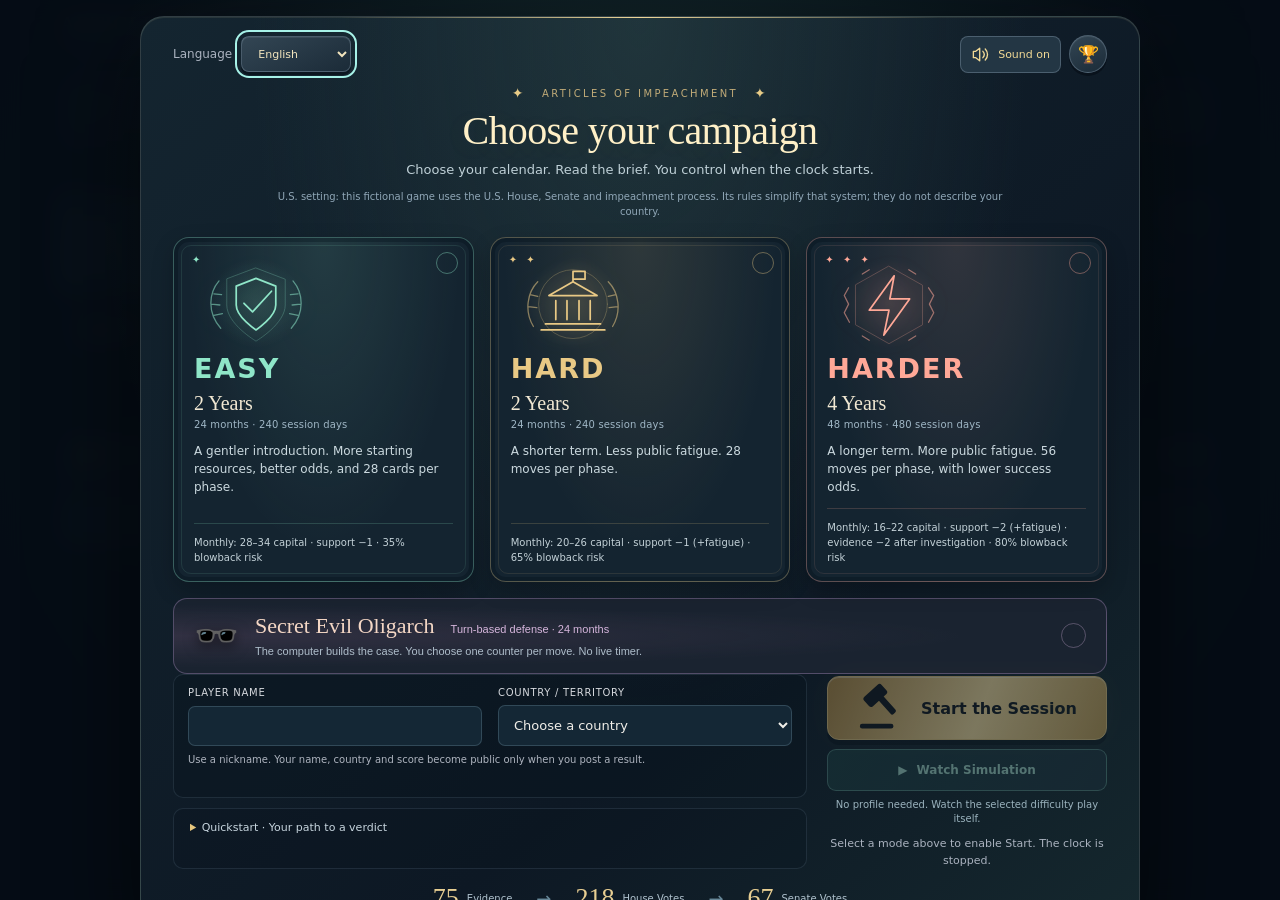
<file: index.html>
<!DOCTYPE html>
<html lang="en">
<head>
<meta charset="UTF-8">
<meta name="viewport" content="width=device-width, initial-scale=1.0">
<title>Articles of Impeachment — A Political Simulation</title>
<meta name="description" content="Build the case, count the votes, and beat the calendar in a fictional political strategy game.">
<link rel="stylesheet" href="styles.css">
<link rel="stylesheet" href="experience.css">
<link rel="stylesheet" href="oligarch.css">
</head>
<body>
<div id="app" inert>

  <header class="game-header">
    <div class="brand"><h1 data-i18n="Articles of Impeachment">Articles of Impeachment</h1><button type="button" class="setting-note" data-open-briefing data-i18n="U.S. political fiction">U.S. political fiction</button></div>
    <div class="header-tools">
      <button type="button" class="icon-button sound-toggle" data-sound-toggle aria-label="Sound effects" aria-pressed="true"><svg viewBox="0 0 24 24" aria-hidden="true"><path d="M11 4 6 8H3v8h3l5 4Z"/><path class="sound-waves" d="M15 8a6 6 0 0 1 0 8m3-11a10 10 0 0 1 0 14"/><path class="sound-slash" d="m16 9 6 6m0-6-6 6"/></svg><span class="sound-label">Sound on</span></button>
      <button type="button" class="icon-button" data-open-leaderboard aria-label="Leaderboards" data-i18n-aria="Leaderboards"><span aria-hidden="true">🏆</span></button>
      <button type="button" class="icon-button" data-open-briefing aria-label="Campaign brief" data-i18n-aria="Campaign brief"><span aria-hidden="true">?</span></button>
      <label class="language-picker"><span class="sr-only" data-i18n="Language">Language</span><select class="language-select" aria-label="Language" data-i18n-aria="Language">
<option value="en" lang="en">EN</option><option value="es" lang="es">ES</option><option value="fr" lang="fr">FR</option><option value="ko" lang="ko">한국어</option><option value="fa" lang="fa">فارسی</option><option value="he" lang="he">עברית</option><option value="ja" lang="ja">日本語</option><option value="zh" lang="zh-Hans">中文</option>
</select></label>
    </div>
  </header>

  <section id="calendarPanel">
    <div class="cal-row">
      <div class="cal-block date-block">
        <span class="cal-cap" data-i18n="The Calendar">The Calendar</span>
        <span class="cal-date" id="calMonth">—</span>
        <span class="cal-year" id="calYear">—</span>
      </div>
      <div class="cal-block days-block">
        <span class="cal-cap"><span data-i18n="Session Days">Session Days</span> <b id="calDaysText">10 / 10</b></span>
        <div class="daypips" id="dayPips"></div>
      </div>
      <div class="cal-block remaining-block">
        <span class="cal-cap" data-i18n="Term Remaining">Term Remaining</span>
        <span class="cal-rem" id="calRemaining">—</span>
      </div>
      <div class="cal-block clock-block" aria-label="Active-play calendar clock" data-i18n-aria="Active-play calendar clock">
        <span class="cal-cap" data-i18n="Next day expires in">Next day expires in</span>
        <div class="clock-row">
          <strong id="dayCountdown" role="timer" aria-live="off" aria-label="Time until a session day expires" data-i18n-aria="Time until a session day expires">00:12</strong>
          <button type="button" id="clockPause" aria-pressed="false" disabled>Pause</button>
        </div>
        <div class="clock-meter" aria-hidden="true"><i id="clockFill"></i></div>
        <span id="clockStatus" role="status">12 seconds = 1 session day</span>
      </div>
    </div>
    <div class="term-wrap">
      <div class="term-bar"><i id="termFill"></i></div>
      <div class="term-ticks" id="termTicks"></div>
    </div>
  </section>

  <main id="campaignMain">
    <section id="simulationBar" aria-label="Simulation controls" data-i18n-aria="Simulation controls" hidden>
      <div class="simulation-copy"><span class="simulation-label"><i aria-hidden="true"></i><span data-i18n="Watching simulation">Watching simulation</span></span><span id="simulationStatus" role="status"></span></div>
      <label class="simulation-speed"><span data-i18n="Speed">Speed</span><select id="simulationSpeed"><option value="1">1×</option><option value="2">2×</option><option value="4">4×</option></select></label>
      <button type="button" id="stopSimulation" data-i18n="Exit">Exit</button>
    </section>
    <div id="phaseBanner">
      <span class="phase-name" id="phaseName">—</span>
      <span class="objective" id="objective"></span>
    </div>

    <section id="movesPanel" aria-labelledby="movesTitle" aria-roledescription="carousel">
      <div class="moves-head">
        <div>
          <h2 id="movesTitle" data-i18n="Deck">Deck</h2>
          <p id="movesSummary" aria-live="polite"></p>
        </div>
        <div class="moves-controls">
          <button type="button" id="movesPrev" class="carousel-arrow" aria-label="Previous moves" data-i18n-aria="Previous moves" aria-controls="actions" disabled>←</button>
          <span id="movesRange" aria-live="polite"></span>
          <button type="button" id="movesNext" class="carousel-arrow" aria-label="Next moves" data-i18n-aria="Next moves" aria-controls="actions" disabled>→</button>
        </div>
      </div>
      <div id="actions" tabindex="0" role="group" aria-label="Campaign moves. Swipe, scroll, or use left and right arrow keys." data-i18n-aria="Campaign moves. Swipe, scroll, or use left and right arrow keys."></div>
      <div id="deckExits" aria-hidden="true"></div>
      <div id="deckEmpty" hidden>
        <span class="empty-deck-seal" aria-hidden="true"><svg viewBox="0 0 64 64"><path d="M20 10h24M20 54h24M24 12c0 11 2 13 8 20-6 7-8 9-8 20m16-40c0 11-2 13-8 20 6 7 8 9 8 20"/><path d="m27 45 5-7 5 7Z"/></svg></span>
        <h3 data-i18n="No moves available">No moves available</h3>
        <p id="deckEmptyCopy" role="status"></p>
        <div id="deckAdjournSlot"></div>
      </div>
      <div class="carousel-bottom">
        <div class="move-pagination">
          <span id="moveOptionsLabel" data-i18n="Move Options">Move Options</span>
          <div id="moveDots" class="move-dots" role="group" aria-labelledby="moveOptionsLabel"></div>
        </div>
        <span class="carousel-hint" data-i18n="Swipe to choose · tap the center card to play">Swipe to choose · tap the center card to play</span>
      </div>
    </section>

  <section id="dashboard" aria-label="Bars of Burden" data-i18n-aria="Bars of Burden">
    <button type="button" class="stat" data-open-briefing>
      <div class="label"><span class="stat-icon" aria-hidden="true">📁</span><span class="stat-label" data-i18n="Evidence">Evidence</span><b id="vEvidence">0</b></div>
      <div class="bar"><i class="fill-evidence" id="bEvidence"></i></div>
      <span class="stat-delta" id="dEvidence" aria-hidden="true"></span>
    </button>
    <button type="button" class="stat" data-open-briefing>
      <div class="label"><span class="stat-icon" aria-hidden="true">👥</span><span class="stat-label" data-i18n="Public Support">Public Support</span><b id="vSupport">0%</b></div>
      <div class="bar"><i class="fill-support" id="bSupport"></i></div>
      <span class="stat-delta" id="dSupport" aria-hidden="true"></span>
      <span id="supportPulse"></span>
    </button>
    <button type="button" class="stat" data-open-briefing>
      <div class="label"><span class="stat-icon" aria-hidden="true">⚡</span><span class="stat-label" data-i18n="Political Capital">Political Capital</span><b id="vCapital">0</b></div>
      <div class="bar"><i class="fill-capital" id="bCapital"></i></div>
      <span class="stat-delta" id="dCapital" aria-hidden="true"></span>
    </button>
    <button type="button" class="stat" data-open-briefing>
      <div class="label"><span class="stat-icon" aria-hidden="true">🏛️</span><span class="stat-label" data-i18n="House Votes">House Votes</span><b id="vHouse">0 / 218</b></div>
      <div class="bar"><i class="fill-house" id="bHouse"></i></div>
      <span class="stat-delta" id="dHouse" aria-hidden="true"></span>
    </button>
    <button type="button" class="stat" data-open-briefing>
      <div class="label"><span class="stat-icon" aria-hidden="true">⚖️</span><span class="stat-label" data-i18n="Senate Votes">Senate Votes</span><b id="vSenate">0 / 67</b></div>
      <div class="bar"><i class="fill-senate" id="bSenate"></i></div>
      <span class="stat-delta" id="dSenate" aria-hidden="true"></span>
    </button>
  </section>

    <button type="button" id="dispatchPeek" aria-haspopup="dialog" aria-controls="dispatchDialog">
      <span class="dispatch-sweep" aria-hidden="true"></span><span class="dispatch-particles" aria-hidden="true"><i></i><i></i><i></i><i></i><i></i><i></i><i></i><i></i><i></i><i></i></span>
      <span id="dispatchSignal" aria-hidden="true">•</span>
      <span class="live"><i></i><span class="dispatch-title" data-i18n="Live — War Room Feed">Live — War Room Feed</span></span>
      <span class="dispatch-copy" aria-live="polite" aria-atomic="true"><span id="previousDispatch"></span><span id="latestDispatch" data-i18n="No dispatches yet">No dispatches yet</span></span>
      <span class="dispatch-expand" aria-hidden="true">↗</span>
    </button>

    <div id="adjournDock"><button id="endTurn" onclick="endTurn()" disabled>
      <span class="et-main" data-i18n="Adjourn — Advance the Calendar">Adjourn — Advance the Calendar</span>
      <span class="et-sub" id="endTurnSub"></span>
    </button></div>
  </main>

  <section id="oligarchBoard" hidden aria-label="Secret Evil Oligarch" data-i18n-aria="Secret Evil Oligarch">
    <div class="shadow-header"><div><span class="shadow-kicker" data-i18n="Secret Evil Oligarch">Secret Evil Oligarch</span><strong id="shadowRound"></strong></div><div class="shadow-tools"><button type="button" id="shadowPause" data-i18n="Pause">Pause</button><button type="button" id="shadowExit" data-i18n="Exit">Exit</button></div></div>
    <div class="shadow-resources"><div><span>🕶️ <span data-i18n="Influence">Influence</span></span><strong id="shadowInfluence"></strong><meter id="influenceMeter" min="0" max="100"></meter></div><div><span>🔎 <span data-i18n="Exposure">Exposure</span></span><strong id="shadowExposure"></strong><meter id="exposureMeter" min="0" max="100" high="70" optimum="0"></meter></div><div><span>👥 <span data-i18n="Public Support">Public Support</span></span><strong id="shadowSupport"></strong><meter id="shadowSupportMeter" min="0" max="100"></meter></div></div>
    <div class="shadow-progress" aria-label="Opposition progress" data-i18n-aria="Opposition progress"><span id="shadowEvidence"></span><span id="shadowHouse"></span><span id="shadowSenate"></span></div>
    <section id="shadowThreat" class="shadow-threat" aria-live="polite" aria-atomic="true"><span class="shadow-kicker" id="shadowSeat"></span><h2 id="shadowMove"></h2><p id="shadowMoveDesc"></p><div class="shadow-telemetry"><strong id="shadowOdds"></strong><span id="shadowResources"></span></div><p id="shadowResult"></p><p id="shadowAftermath"></p></section>
    <section class="shadow-deck-panel"><div class="shadow-deck-heading"><h2 data-i18n="Counters">Counters</h2><div><button type="button" id="counterPrev" aria-label="Previous moves" data-i18n-aria="Previous moves">←</button><span id="counterCount"></span><button type="button" id="counterNext" aria-label="Next moves" data-i18n-aria="Next moves">→</button></div></div><div id="counterDeck" tabindex="0" role="group" aria-label="Counters" data-i18n-aria="Counters"></div></section>
    <button type="button" id="shadowAdvance" data-i18n="Next computer move">Next computer move</button>
    <details class="shadow-history"><summary data-i18n="Turn history">Turn history</summary><ol id="shadowHistory"></ol></details>
  </section>

</div>

<div id="startScreen" class="show" role="dialog" aria-modal="true" aria-labelledby="startTitle" aria-describedby="startIntro">
  <div class="start-modal">
    <div class="start-tools">
    <label class="language-picker"><span data-i18n="Language">Language</span><select class="language-select" aria-label="Language" data-i18n-aria="Language">
<option value="en" lang="en">English</option><option value="es" lang="es">Español</option><option value="fr" lang="fr">Français</option><option value="ko" lang="ko">한국어</option><option value="fa" lang="fa">فارسی</option><option value="he" lang="he">עברית</option><option value="ja" lang="ja">日本語</option><option value="zh" lang="zh-Hans">简体中文</option>
</select></label>
    <div class="start-utility"><button type="button" class="sound-toggle sound-control" data-sound-toggle aria-label="Sound effects" aria-pressed="true"><svg viewBox="0 0 24 24" aria-hidden="true"><path d="M11 4 6 8H3v8h3l5 4Z"/><path class="sound-waves" d="M15 8a6 6 0 0 1 0 8m3-11a10 10 0 0 1 0 14"/><path class="sound-slash" d="m16 9 6 6m0-6-6 6"/></svg><span class="sound-label">Sound on</span></button><button type="button" class="icon-button" data-open-leaderboard aria-label="Leaderboards" data-i18n-aria="Leaderboards">🏆</button></div>
    </div>
    <div class="brief-kicker"><span aria-hidden="true">✦</span><span data-i18n="Articles of Impeachment">Articles of Impeachment</span><span aria-hidden="true">✦</span></div>
    <h2 id="startTitle" data-i18n="Choose your campaign">Choose your campaign</h2>
    <p id="startIntro" data-i18n="Choose your calendar. Read the brief. You control when the clock starts.">Choose your calendar. Read the brief. You control when the clock starts.</p>
    <p class="us-context" data-i18n="U.S. setting: this fictional game uses the U.S. House, Senate and impeachment process. Its rules simplify that system; they do not describe your country.">U.S. setting: this fictional game uses the U.S. House, Senate and impeachment process. Its rules simplify that system; they do not describe your country.</p>
    <div class="mode-grid" role="group" aria-label="Choose your campaign" data-i18n-aria="Choose your campaign">
      <button type="button" class="mode-card easy" data-mode="easy" aria-pressed="false" onclick="selectMode('easy')">
        <span class="mode-stars" aria-hidden="true">✦</span><span class="mode-check" aria-hidden="true">✓</span>
        <span class="mode-emblem" aria-hidden="true"><svg viewBox="0 0 120 100"><path class="emblem-halo" d="M60 7 94 20v30c0 22-34 42-34 42S26 72 26 50V20Z"/><path d="M60 19 83 28v22c0 14-23 29-23 29S37 64 37 50V28Z"/><path d="m46 48 10 10 22-24"/><path class="emblem-laurel" d="M19 77C3 59 5 36 17 22M11 37l9 1M8 49l10 1M11 62l10-2m80 17c16-18 14-41 2-55m6 15-9 1m12 11-10 1m7 12-10-2"/></svg></span>
        <span class="mode-tag" data-i18n="EASY">EASY</span><span class="mode-name" data-i18n="2 Years">2 Years</span>
        <span class="mode-months" data-i18n="24 months · 240 session days">24 months · 240 session days</span>
        <span class="mode-desc" data-i18n="A gentler introduction. More starting resources, better odds, and 28 cards per phase.">A gentler introduction. More starting resources, better odds, and 28 cards per phase.</span>
        <span class="mode-meta" data-i18n="Monthly: 28–34 capital · support −1 · 35% blowback risk">Monthly: 28–34 capital · support −1 · 35% blowback risk</span>
      </button>
      <button type="button" class="mode-card" data-mode="hard" aria-pressed="false" onclick="selectMode('hard')">
        <span class="mode-stars" aria-hidden="true">✦ ✦</span><span class="mode-check" aria-hidden="true">✓</span>
        <span class="mode-emblem" aria-hidden="true"><svg viewBox="0 0 120 100"><circle class="emblem-halo" cx="60" cy="49" r="40"/><path d="M23 79h74M28 72h64M32 39h56L60 23Zm8 6v22m13-22v22m14-22v22m13-22v22M60 23V11m0 0h14v9H60"/><path class="emblem-laurel" d="M14 75C3 57 7 35 19 23m-9 15 9 2M8 52l10 1m88 22c11-18 7-40-5-52m9 15-9 2m11 12-10 1"/></svg></span>
        <span class="mode-tag" data-i18n="HARD">HARD</span><span class="mode-name" data-i18n="2 Years">2 Years</span>
        <span class="mode-months" data-i18n="24 months · 240 session days">24 months · 240 session days</span>
        <span class="mode-desc" data-i18n="A shorter term. Less public fatigue. 28 moves per phase.">A shorter term. Less public fatigue. 28 moves per phase.</span>
        <span class="mode-meta" data-i18n="Monthly: 20–26 capital · support −1 (+fatigue) · 65% blowback risk">Monthly: 20–26 capital · support −1 (+fatigue) · 65% blowback risk</span>
      </button>
      <button type="button" class="mode-card harder" data-mode="harder" aria-pressed="false" onclick="selectMode('harder')">
        <span class="mode-stars" aria-hidden="true">✦ ✦ ✦</span><span class="mode-check" aria-hidden="true">✓</span>
        <span class="mode-emblem" aria-hidden="true"><svg viewBox="0 0 120 100"><path class="emblem-halo" d="M60 5 99 27v46L60 95 21 73V27Z"/><path d="m66 16-29 40h23l-6 29 30-42H61Z"/><path class="emblem-laurel" d="m13 30-5 9 5 10-5 10 6 11m92-40 6 9-5 10 5 10-6 11M37 9l-8 5m54-5 8 5M37 91l-8-5m54 5 8-5"/></svg></span>
        <span class="mode-tag" data-i18n="HARDER">HARDER</span><span class="mode-name" data-i18n="4 Years">4 Years</span>
        <span class="mode-months" data-i18n="48 months · 480 session days">48 months · 480 session days</span>
        <span class="mode-desc" data-i18n="A longer term. More public fatigue. 56 moves per phase, with lower success odds.">A longer term. More public fatigue. 56 moves per phase, with lower success odds.</span>
        <span class="mode-meta" data-i18n="Monthly: 16–22 capital · support −2 (+fatigue) · evidence −2 after investigation · 80% blowback risk">Monthly: 16–22 capital · support −2 (+fatigue) · evidence −2 after investigation · 80% blowback risk</span>
      </button>
    </div>
    <button type="button" id="oligarchMode" class="oligarch-mode" data-mode="oligarch" aria-pressed="false"><span class="oligarch-mode-icon" aria-hidden="true">🕶️</span><span><strong data-i18n="Secret Evil Oligarch">Secret Evil Oligarch</strong><span data-i18n="Turn-based defense · 24 months">Turn-based defense · 24 months</span><small data-i18n="The computer builds the case. You choose one counter per move. No live timer.">The computer builds the case. You choose one counter per move. No live timer.</small></span><span class="oligarch-mode-check" aria-hidden="true">✓</span></button>
    <p id="oligarchStartRules" hidden data-i18n="Survive 24 months or collapse public support below 12. Conviction or 100 exposure loses.">Survive 24 months or collapse public support below 12. Conviction or 100 exposure loses.</p>
    <div class="verdict-path" aria-label="Quickstart · Your path to a verdict" data-i18n-aria="Quickstart · Your path to a verdict"><div><strong>75</strong><span data-i18n="Evidence">Evidence</span></div><span class="path-arrow" aria-hidden="true">→</span><div><strong>218</strong><span data-i18n="House Votes">House Votes</span></div><span class="path-arrow" aria-hidden="true">→</span><div><strong>67</strong><span data-i18n="Senate Votes">Senate Votes</span></div></div>
    <div class="player-panel"><div class="player-fields">
      <label><span data-i18n="Player name">Player name</span><input id="playerName" type="text" minlength="2" maxlength="24" autocomplete="nickname" dir="auto" aria-describedby="profileNote profileError"></label>
      <label><span data-i18n="Country / territory">Country / territory</span><select id="playerCountry" aria-describedby="profileNote profileError"></select></label>
    </div>
    <p id="profileNote" class="board-note" data-i18n="Use a nickname. Your name, country and score become public only when you post a result.">Use a nickname. Your name, country and score become public only when you post a result.</p>
    <p id="profileError" role="alert"></p></div>
    <details class="quickstart" aria-labelledby="quickstartTitle">
      <summary id="quickstartTitle" data-i18n="Quickstart · Your path to a verdict">Quickstart · Your path to a verdict</summary>
      <ol>
        <li data-i18n="Build 75 Evidence to bring articles to the House.">Build 75 Evidence to bring articles to the House.</li>
        <li data-i18n="Win 218 House votes to impeach, then 67 Senate votes to convict and remove.">Win 218 House votes to impeach, then 67 Senate votes to convict and remove.</li>
        <li data-i18n="Spend capital and days on moves. Every 12 seconds of active play also spends one day; 10 days make a month.">Spend capital and days on moves. Every 12 seconds of active play also spends one day; 10 days make a month.</li>
        <li data-i18n="Adjourn skips unused days to recover capital. Every blowback halves your capital after recovery, rounded down.">Adjourn skips unused days to recover capital. Every blowback halves your capital after recovery, rounded down.</li>
        <li data-i18n="Finish before the term ends. Keep support at 12% or higher at each monthly review. Pause or hide the tab to stop the clock.">Finish before the term ends. Keep support at 12% or higher at each monthly review. Pause or hide the tab to stop the clock.</li>
        <li data-i18n="Every move can fail. Cards show success odds and rewards; stronger public support improves your odds.">Every move can fail. Cards show success odds and rewards; stronger public support improves your odds.</li>
        <li data-i18n="Public support shifts after every move and active-play day. Paused time does not affect it.">Public support shifts after every move and active-play day. Paused time does not affect it.</li>
      </ol>
    </details>
    <div class="launch-panel">
    <button type="button" id="startButton" disabled>
      <svg class="gavel-scene" viewBox="0 0 90 72" aria-hidden="true"><g class="gavel"><rect x="41" y="13" width="9" height="40" rx="3" transform="rotate(-42 45 17)"/><rect x="26" y="9" width="33" height="18" rx="4" transform="rotate(-42 43 18)"/></g><rect class="gavel-block" x="21" y="58" width="47" height="7" rx="3"/><path class="gavel-impact" d="M14 48l-6-5m67 5 6-5M45 52v-7"/></svg>
      <span id="startButtonText" data-i18n="Start the Session">Start the Session</span>
    </button>
    <button type="button" id="watchButton" disabled><span aria-hidden="true">▶</span><span data-i18n="Watch Simulation">Watch Simulation</span></button>
    <p class="watch-note" data-i18n="No profile needed. Watch the selected difficulty play itself.">No profile needed. Watch the selected difficulty play itself.</p>
    <p id="startHint" role="status"></p>
    </div>
  </div>
</div>

<div id="overlay" role="dialog" aria-modal="true" aria-labelledby="verdictText" aria-describedby="verdictBody">
  <div class="modal">
    <div class="verdict" id="verdictText"></div>
    <p id="verdictBody"></p>
    <p id="finalScore" class="final-score"></p>
    <p id="scoreIdentity" class="board-note"></p>
    <button type="button" id="postScore" data-i18n="Post score">Post score</button>
    <p id="scoreStatus" role="status"></p>
    <button type="button" class="sound-toggle sound-control" data-sound-toggle aria-label="Sound effects" aria-pressed="true"><svg viewBox="0 0 24 24" aria-hidden="true"><path d="M11 4 6 8H3v8h3l5 4Z"/><path class="sound-waves" d="M15 8a6 6 0 0 1 0 8m3-11a10 10 0 0 1 0 14"/><path class="sound-slash" d="m16 9 6 6m0-6-6 6"/></svg><span class="sound-label">Sound on</span></button>
    <button type="button" class="board-button" data-open-leaderboard data-i18n="Leaderboards">Leaderboards</button>
    <button onclick="location.reload()" data-i18n="Run It Back">Run It Back</button>
  </div>
</div>

<dialog id="pauseDialog" aria-labelledby="pauseTitle" aria-describedby="pauseNote pauseInstruction">
  <span class="pause-seal" aria-hidden="true"><svg viewBox="0 0 40 40"><rect x="11" y="9" width="6" height="22" rx="2"/><rect x="23" y="9" width="6" height="22" rx="2"/></svg></span>
  <h2 id="pauseTitle" data-i18n="Session paused">Session paused</h2>
  <p id="pauseNote" data-i18n="Paused · no calendar time lost">Paused · no calendar time lost</p>
  <p id="pauseInstruction" data-i18n="Resume to unlock the controls.">Resume to unlock the controls.</p>
  <button type="button" id="resumeSession"><span aria-hidden="true">▶</span><span data-i18n="Resume">Resume</span></button>
</dialog>
<dialog id="leaderboardDialog" aria-labelledby="leaderboardTitle">
  <div class="board-heading"><h2 id="leaderboardTitle" data-i18n="Leaderboards">Leaderboards</h2><button type="button" id="closeLeaderboard" data-i18n="Close">Close</button></div>
  <div class="board-filters">
    <div class="board-tabs" role="group" aria-label="Leaderboard scope" data-i18n-aria="Leaderboard scope"><button type="button" id="boardOverall" aria-pressed="true" data-i18n="Overall">Overall</button><button type="button" id="boardByCountry" aria-pressed="false" data-i18n="By country">By country</button></div>
    <label><span data-i18n="Difficulty">Difficulty</span><select id="boardMode"><option value="easy" data-i18n="EASY">EASY</option><option value="hard" data-i18n="HARD">HARD</option><option value="harder" data-i18n="HARDER">HARDER</option></select></label>
    <label id="boardCountryLabel" hidden><span data-i18n="Country / territory">Country / territory</span><select id="boardCountry"></select></label>
    <button type="button" id="refreshLeaderboard" data-i18n="Refresh">Refresh</button>
  </div>
  <p class="board-note" data-i18n="Top 100 · Best result per browser and difficulty. Casual, player-reported rankings.">Top 100 · Best result per browser and difficulty. Casual, player-reported rankings.</p>
  <p id="boardStatus" role="status"></p>
  <div class="board-table-wrap"><table><thead><tr><th data-i18n="Rank">Rank</th><th data-i18n="Player name">Player name</th><th data-i18n="Country / territory">Country / territory</th><th data-i18n="Score">Score</th><th data-i18n="Result">Result</th></tr></thead><tbody id="boardRows"></tbody></table></div>
  <details class="score-rules"><summary data-i18n="How scoring works">How scoring works</summary><p data-i18n="Victory: 10,000. Evidence: 10 each (up to 75). House votes: 10 each (up to 218). Senate votes: 30 each (up to 67). Support: 10 each. Capital: 1 each. Wins also earn 5 per remaining session day.">Victory: 10,000. Evidence: 10 each (up to 75). House votes: 10 each (up to 218). Senate votes: 30 each (up to 67). Support: 10 each. Capital: 1 each. Wins also earn 5 per remaining session day.</p></details>
</dialog>
<dialog id="briefingDialog" class="campaign-dialog" aria-labelledby="briefTitle">
  <div class="sheet-heading"><h2 id="briefTitle" data-i18n="Campaign brief">Campaign brief</h2><button type="button" data-close-dialog data-i18n="Close">Close</button></div>
  <p class="us-context" data-i18n="U.S. setting: this fictional game uses the U.S. House, Senate and impeachment process. Its rules simplify that system; they do not describe your country.">U.S. setting: this fictional game uses the U.S. House, Senate and impeachment process. Its rules simplify that system; they do not describe your country.</p>
  <h3 data-i18n="Bars of Burden">Bars of Burden</h3><div class="stat-legend"><div><span aria-hidden="true">📁</span> <span data-i18n="Evidence">Evidence</span></div><div><span aria-hidden="true">👥</span> <span data-i18n="Public Support">Public Support</span></div><div><span aria-hidden="true">⚡</span> <span data-i18n="Political Capital">Political Capital</span></div><div><span aria-hidden="true">🏛️</span> <span data-i18n="House Votes">House Votes</span></div><div><span aria-hidden="true">⚖️</span> <span data-i18n="Senate Votes">Senate Votes</span></div></div>
      <div class="cal-foot">
      <span id="calFatigue">—</span>
      <span id="blowbackRisk">—</span>
      <span id="calEnd">—</span>
    </div>

      <section class="quickstart" aria-labelledby="briefRulesTitle">
      <h3 id="briefRulesTitle" data-i18n="Quickstart · Your path to a verdict">Quickstart · Your path to a verdict</h3>
      <ol>
        <li data-i18n="Build 75 Evidence to bring articles to the House.">Build 75 Evidence to bring articles to the House.</li>
        <li data-i18n="Win 218 House votes to impeach, then 67 Senate votes to convict and remove.">Win 218 House votes to impeach, then 67 Senate votes to convict and remove.</li>
        <li data-i18n="Spend capital and days on moves. Every 12 seconds of active play also spends one day; 10 days make a month.">Spend capital and days on moves. Every 12 seconds of active play also spends one day; 10 days make a month.</li>
        <li data-i18n="Adjourn skips unused days to recover capital. Every blowback halves your capital after recovery, rounded down.">Adjourn skips unused days to recover capital. Every blowback halves your capital after recovery, rounded down.</li>
        <li data-i18n="Finish before the term ends. Keep support at 12% or higher at each monthly review. Pause or hide the tab to stop the clock.">Finish before the term ends. Keep support at 12% or higher at each monthly review. Pause or hide the tab to stop the clock.</li>
        <li data-i18n="Every move can fail. Cards show success odds and rewards; stronger public support improves your odds.">Every move can fail. Cards show success odds and rewards; stronger public support improves your odds.</li>
        <li data-i18n="Public support shifts after every move and active-play day. Paused time does not affect it.">Public support shifts after every move and active-play day. Paused time does not affect it.</li>
      </ol>
    </section>

</dialog>
<dialog id="oligarchRulesDialog" class="campaign-dialog" aria-labelledby="oligarchRulesTitle">
  <div class="sheet-heading"><h2 id="oligarchRulesTitle" data-i18n="Secret Evil Oligarch">Secret Evil Oligarch</h2><button type="button" data-close-dialog data-i18n="Close">Close</button></div>
  <p data-i18n="Read the move, then choose a counter.">Read the move, then choose a counter.</p>
  <ol class="shadow-rules"><li data-i18n="Influence pays for counters. At month end, recover 24 influence and lose 6 exposure.">Influence pays for counters. At month end, recover 24 influence and lose 6 exposure.</li><li data-i18n="Three exchanges or exhausted session days end a month. The computer also pays capital and days.">Three exchanges or exhausted session days end a month. The computer also pays capital and days.</li><li data-i18n="Survive 24 months or collapse public support below 12. Conviction or 100 exposure loses.">Survive 24 months or collapse public support below 12. Conviction or 100 exposure loses.</li><li data-i18n="Every response resolves once. Use Next computer move when you are ready.">Every response resolves once. Use Next computer move when you are ready.</li></ol>
  <p class="us-context" data-i18n="U.S. setting: this fictional game uses the U.S. House, Senate and impeachment process. Its rules simplify that system; they do not describe your country.">U.S. setting: this fictional game uses the U.S. House, Senate and impeachment process. Its rules simplify that system; they do not describe your country.</p>
</dialog>
<dialog id="dispatchDialog" class="campaign-dialog" aria-labelledby="dispatchTitle">
  <div class="sheet-heading"><h2 id="dispatchTitle" data-i18n="Live — War Room Feed">Live — War Room Feed</h2><button type="button" data-close-dialog data-i18n="Close">Close</button></div>
  <section id="feedPanel"><div class="feed-head"><span id="feedHint" data-i18n="No dispatches yet">No dispatches yet</span></div><div id="feed"></div></section>
</dialog>
<script src="locales.js"></script>
<script src="leaderboard-locales.js"></script>
<script src="oligarch-locales.js"></script>
<script src="countries.js"></script>
<script src="i18n.js"></script>
<script src="sound.js"></script>
<script src="game.js"></script>
<script src="simulation.js"></script>
<script src="oligarch-engine.js"></script>
<script src="oligarch.js"></script>
<script src="leaderboards.js"></script>
</body>
</html>
</file>
<file: styles.css>
* { box-sizing: border-box; margin: 0; padding: 0; }

  :root {
    --bg: #0d1117;
    --panel: #161b22;
    --panel-2: #1c2330;
    --line: #2d3748;
    --gold: #d4a537;
    --gold-dim: #8a6d23;
    --blue: #4a7fb5;
    --red: #b5484a;
    --green: #4a9b6e;
    --text: #d6d9de;
    --muted: #7d8590;
  }

  body {
    background: radial-gradient(circle at 50% 0%, #16202e 0%, #0d1117 60%);
    color: var(--text);
    font-family: 'Segoe UI', system-ui, -apple-system, sans-serif;
    min-height: 100vh;
    padding: 20px;
    display: flex;
    justify-content: center;
  }

  #app { width: 100%; max-width: 1180px; }

  header {
    text-align: center;
    padding: 18px 0 22px;
    border-bottom: 1px solid var(--line);
    margin-bottom: 18px;
  }

  header h1 {
    font-family: Georgia, 'Times New Roman', serif;
    font-size: 30px;
    letter-spacing: 3px;
    color: var(--gold);
    text-transform: uppercase;
    font-weight: normal;
  }

  header .sub {
    font-size: 12px;
    color: var(--muted);
    letter-spacing: 2.5px;
    text-transform: uppercase;
    margin-top: 8px;
  }

  /* ---------- WAR ROOM FEED ---------- */
  #feedPanel {
    background: var(--panel);
    border: 1px solid var(--line);
    border-radius: 6px;
    margin-bottom: 14px;
    overflow: hidden;
  }

  .feed-head {
    display: flex;
    justify-content: space-between;
    align-items: center;
    gap: 12px;
    flex-wrap: wrap;
    padding: 9px 15px;
    border-bottom: 1px solid var(--line);
    font-size: 10px;
    letter-spacing: 1.8px;
    text-transform: uppercase;
    color: var(--muted);
  }

  .live { display: flex; align-items: center; gap: 7px; color: #d15a5a; font-weight: 600; }
  .live i { width: 7px; height: 7px; border-radius: 50%; background: #d15a5a; animation: pulse 1.6s infinite; }

  @keyframes pulse {
    0%, 100% { opacity: 1; transform: scale(1); }
    50%      { opacity: .3; transform: scale(.75); }
  }

  #feedHint { letter-spacing: 1.2px; }

  #feed {
    --lh: 22px;
    height: calc(6 * var(--lh));
    overflow-y: auto;
    padding: 8px 15px;
    box-sizing: content-box;
  }

  #feed p {
    height: var(--lh);
    line-height: var(--lh);
    margin: 0;
    padding-left: 10px;
    border-left: 2px solid var(--line);
    font-size: 12.5px;
    white-space: nowrap;
    overflow: hidden;
    text-overflow: ellipsis;
    color: #b9c0cb;
  }

  #feed p.good { border-color: var(--green); color: #9ed7b8; }
  #feed p.bad  { border-color: var(--red);   color: #e0a0a2; }
  #feed p.gold { border-color: var(--gold);  color: var(--gold); }
  #feed p.sys  { border-color: #444c58; color: var(--muted); font-style: italic; }

  #feed::-webkit-scrollbar { width: 6px; }
  #feed::-webkit-scrollbar-thumb { background: #2d3748; border-radius: 3px; }
  #feed::-webkit-scrollbar-track { background: transparent; }

  /* ---------- CALENDAR ---------- */
  #calendarPanel {
    background: var(--panel);
    border: 1px solid var(--line);
    border-radius: 6px;
    padding: 13px 16px;
    margin-bottom: 14px;
  }

  .cal-row {
    display: flex;
    gap: 30px;
    flex-wrap: wrap;
    align-items: flex-end;
  }

  .cal-block { display: flex; flex-direction: column; gap: 4px; }

  .cal-cap {
    font-size: 9.5px;
    letter-spacing: 1.7px;
    text-transform: uppercase;
    color: var(--muted);
  }

  .cal-cap b { color: var(--text); font-weight: 600; letter-spacing: 0; margin-left: 5px; }

  .cal-date {
    font-family: Georgia, 'Times New Roman', serif;
    font-size: 19px;
    color: var(--gold);
    letter-spacing: .5px;
  }

  .cal-year { font-size: 11px; color: var(--muted); letter-spacing: 1px; }

  .cal-rem { font-size: 13px; color: var(--text); padding-bottom: 2px; }

  .daypips { display: flex; gap: 4px; padding: 3px 0 1px; }

  .pip {
    width: 10px;
    height: 10px;
    border-radius: 50%;
    background: #0a0e14;
    border: 1px solid #2d3748;
    transition: all .25s ease;
  }

  .pip.on {
    background: var(--gold);
    border-color: var(--gold);
    box-shadow: 0 0 6px rgba(212,165,55,.45);
  }

  .term-wrap { position: relative; margin-top: 13px; padding-bottom: 15px; }

  .term-bar {
    height: 5px;
    background: #0a0e14;
    border-radius: 3px;
    overflow: hidden;
    border: 1px solid #232b38;
  }

  .term-bar > i {
    display: block;
    height: 100%;
    width: 0;
    background: linear-gradient(90deg, var(--gold-dim), var(--gold));
    transition: width .5s ease;
  }

  .term-ticks { position: absolute; left: 0; right: 0; bottom: 0; height: 12px; }

  .tick {
    position: absolute;
    transform: translateX(-50%);
    font-size: 9px;
    color: var(--muted);
    letter-spacing: 1px;
  }

  .tick:first-child { transform: none; }

  .cal-foot {
    display: flex;
    justify-content: space-between;
    flex-wrap: wrap;
    gap: 8px;
    margin-top: 5px;
    font-size: 10.5px;
    color: var(--muted);
    letter-spacing: .5px;
  }

  #calFatigue { color: #c98b8b; }

  /* ---------- DASHBOARD ---------- */
  #dashboard {
    display: grid;
    grid-template-columns: repeat(auto-fit, minmax(190px, 1fr));
    gap: 12px;
    margin-bottom: 16px;
  }

  .stat {
    background: var(--panel);
    border: 1px solid var(--line);
    border-radius: 6px;
    padding: 11px 13px;
  }

  .stat .label {
    font-size: 10px;
    letter-spacing: 1.6px;
    text-transform: uppercase;
    color: var(--muted);
    display: flex;
    justify-content: space-between;
    margin-bottom: 7px;
  }

  .stat .label b { color: var(--text); font-weight: 600; letter-spacing: 0; }

  .bar {
    height: 7px;
    background: #0a0e14;
    border-radius: 4px;
    overflow: hidden;
    border: 1px solid #232b38;
  }

  .bar > i {
    display: block;
    height: 100%;
    width: 0%;
    transition: width .45s ease;
    border-radius: 3px;
  }

  .fill-evidence { background: linear-gradient(90deg, #6b5fb5, #9d8ae6); }
  .fill-support  { background: linear-gradient(90deg, #3a7d5c, #63c291); }
  .fill-capital  { background: linear-gradient(90deg, var(--gold-dim), var(--gold)); }
  .fill-house    { background: linear-gradient(90deg, #2f5f8f, #5b9bd5); }
  .fill-senate   { background: linear-gradient(90deg, #8f3030, #d15a5a); }

  /* ---------- PHASE BANNER ---------- */
  #phaseBanner {
    background: linear-gradient(90deg, rgba(212,165,55,.12), transparent);
    border: 1px solid var(--gold-dim);
    border-radius: 6px;
    padding: 12px 16px;
    margin-bottom: 14px;
    display: flex;
    justify-content: space-between;
    align-items: center;
    flex-wrap: wrap;
    gap: 8px;
  }

  #phaseBanner .phase-name {
    font-family: Georgia, serif;
    font-size: 17px;
    color: var(--gold);
    letter-spacing: 1px;
  }

  #phaseBanner .objective {
    font-size: 12px;
    color: var(--muted);
  }

  /* ---------- ACTIONS ---------- */
  #actions {
    display: grid;
    grid-template-columns: repeat(auto-fill, minmax(240px, 1fr));
    gap: 10px;
    margin-bottom: 14px;
  }

  .action {
    background: var(--panel);
    border: 1px solid var(--line);
    border-radius: 6px;
    padding: 13px 14px;
    cursor: pointer;
    transition: border-color .18s ease, background-color .18s ease, box-shadow .18s ease, transform .18s ease;
    text-align: left;
    color: inherit;
    font-family: inherit;
    font-size: inherit;
    position: relative;
  }

  .action:hover:not(:disabled) {
    border-color: var(--gold);
    background: var(--panel-2);
    transform: translateY(-2px);
  }

  .action:disabled { opacity: .38; cursor: not-allowed; }

  .action .name {
    font-size: 14px;
    font-weight: 600;
    margin-bottom: 5px;
    display: block;
    color: #e9ecf1;
    padding-right: 34px;
  }

  .action .desc {
    font-size: 11.5px;
    color: var(--muted);
    line-height: 1.45;
    display: block;
    margin-bottom: 8px;
  }

  .action .cost {
    font-size: 10.5px;
    letter-spacing: 1px;
    text-transform: uppercase;
    color: var(--gold);
    font-weight: 600;
  }

  .action .cost .days { color: var(--blue); }
  .action .cost .sep  { color: #3d4654; padding: 0 3px; }

  .action .ext {
    position: absolute;
    top: 11px;
    right: 11px;
    font-size: 8px;
    letter-spacing: 1.4px;
    color: #e07777;
    border: 1px solid #6b3030;
    border-radius: 3px;
    padding: 2px 5px;
    font-weight: 700;
  }

  /* ---------- ADJOURN ---------- */
  #endTurn {
    width: 100%;
    padding: 12px;
    background: transparent;
    border: 1px solid var(--gold-dim);
    color: var(--gold);
    border-radius: 6px;
    cursor: pointer;
    font-family: inherit;
    font-weight: 600;
    transition: all .18s ease;
    display: flex;
    flex-direction: column;
    align-items: center;
    gap: 5px;
  }

  #endTurn:hover:not(:disabled) { background: rgba(212,165,55,.1); border-color: var(--gold); }
  #endTurn:disabled { opacity: .4; cursor: not-allowed; }

  .et-main { font-size: 12.5px; letter-spacing: 2.5px; text-transform: uppercase; }
  .et-sub  { font-size: 10.5px; letter-spacing: .8px; color: var(--muted); text-transform: none; font-weight: 400; }

  /* ---------- START SCREEN ---------- */
  #startScreen {
    position: fixed;
    inset: 0;
    background: rgba(5,8,12,.97);
    display: none;
    align-items: center;
    justify-content: center;
    padding: 24px;
    z-index: 200;
    overflow-y: auto;
  }

  #startScreen.show { display: flex; }

  .start-modal { max-width: 820px; width: 100%; text-align: center; }

  .start-modal h2 {
    font-family: Georgia, serif;
    font-size: 27px;
    color: var(--gold);
    letter-spacing: 2px;
    margin-bottom: 9px;
    font-weight: normal;
  }

  .start-sub {
    font-size: 11.5px;
    color: var(--muted);
    letter-spacing: 1.7px;
    text-transform: uppercase;
    margin-bottom: 30px;
  }

  .mode-grid { display: grid; grid-template-columns: 1fr 1fr; gap: 16px; }

  @media (max-width: 700px) { .mode-grid { grid-template-columns: 1fr; } }

  .mode-card {
    background: var(--panel);
    border: 1px solid var(--line);
    border-radius: 10px;
    padding: 24px 22px;
    text-align: left;
    cursor: pointer;
    color: inherit;
    font-family: inherit;
    display: flex;
    flex-direction: column;
    gap: 7px;
    transition: all .2s ease;
  }

  .mode-card:hover {
    border-color: var(--gold);
    transform: translateY(-3px);
    background: var(--panel-2);
  }

  .mode-tag { font-size: 9.5px; letter-spacing: 2.5px; font-weight: 700; color: #d15a5a; }
  .mode-card.harder .mode-tag { color: #e07777; }

  .mode-name { font-family: Georgia, serif; font-size: 25px; color: var(--gold); }
  .mode-months { font-size: 11px; color: var(--muted); letter-spacing: 1px; }
  .mode-desc { font-size: 12.5px; color: #b9c0cb; line-height: 1.55; margin: 4px 0; }

  .mode-meta {
    font-size: 10.5px;
    color: var(--gold-dim);
    letter-spacing: .5px;
    border-top: 1px solid var(--line);
    padding-top: 11px;
    margin-top: 4px;
    line-height: 1.7;
  }

  .mode-meta .hl { color: #e07777; }

  /* ---------- OVERLAY ---------- */
  #overlay {
    position: fixed;
    inset: 0;
    background: rgba(5,8,12,.94);
    display: none;
    align-items: center;
    justify-content: center;
    padding: 24px;
    z-index: 100;
  }

  #overlay.show { display: flex; }

  .modal {
    background: var(--panel);
    border: 1px solid var(--gold-dim);
    border-radius: 10px;
    max-width: 540px;
    width: 100%;
    padding: 34px 32px;
    text-align: center;
    animation: pop .3s ease;
  }

  @keyframes pop {
    from { transform: scale(.94); opacity: 0; }
    to   { transform: scale(1);   opacity: 1; }
  }

  .modal .verdict {
    font-family: Georgia, serif;
    font-size: 27px;
    letter-spacing: 2px;
    margin-bottom: 14px;
  }

  .modal .verdict.win  { color: var(--green); }
  .modal .verdict.lose { color: var(--red); }

  .modal p {
    color: var(--muted);
    font-size: 13.5px;
    line-height: 1.7;
    margin-bottom: 22px;
  }

  .modal button {
    padding: 12px 30px;
    background: transparent;
    border: 1px solid var(--gold-dim);
    color: var(--gold);
    border-radius: 6px;
    letter-spacing: 2px;
    text-transform: uppercase;
    font-size: 12px;
    cursor: pointer;
    font-family: inherit;
    font-weight: 600;
  }

  .modal button:hover { background: rgba(212,165,55,.12); border-color: var(--gold); }

  footer {
    text-align: center;
    font-size: 10.5px;
    color: #4a5260;
    padding: 26px 0 8px;
    letter-spacing: .6px;
    line-height: 1.7;
  }

  /* ---------- RESPONSIVE MOVE CAROUSEL ---------- */
  .preview-note {
    font-size: 11px; color: var(--muted); border: 1px dashed var(--line);
    border-radius: 6px; padding: 9px 12px; margin-bottom: 12px; line-height: 1.5;
  }
  #movesPanel { min-width: 0; margin-bottom: 14px; }
  .moves-head {
    display: flex; justify-content: space-between; align-items: center;
    gap: 14px; margin: 0 0 10px; flex-wrap: wrap;
  }
  #movesTitle { font-size: 12px; letter-spacing: 1.8px; text-transform: uppercase; font-weight: 600; }
  #movesSummary { font-size: 11px; color: var(--muted); margin-top: 5px; }
  .moves-controls { display: flex; align-items: center; gap: 10px; }
  #movesRange { font-size: 11px; color: var(--muted); min-width: 80px; text-align: center; }
  .carousel-arrow {
    width: 40px; height: 40px; border: 1px solid var(--gold-dim); border-radius: 6px;
    color: var(--gold); background: var(--panel); font-size: 21px; cursor: pointer;
  }
  .carousel-arrow:hover:not(:disabled) { background: var(--panel-2); border-color: var(--gold); }
  .carousel-arrow:disabled { opacity: .3; cursor: not-allowed; }
  #actions {
    position: relative; display: grid; grid-auto-flow: column;
    grid-template-columns: none; grid-auto-columns: calc((100% - 48px) / 5);
    gap: 12px; overflow-x: auto; overscroll-behavior-x: contain;
    scroll-snap-type: x mandatory; scroll-behavior: smooth;
    scrollbar-width: thin; scrollbar-color: var(--gold-dim) var(--panel);
    padding: 5px 0 10px; margin-bottom: 0; min-width: 0; touch-action: pan-x pan-y;
  }
  #actions .action {
    display: flex; flex-direction: column; min-width: 0; min-height: 214px;
    scroll-snap-align: start; padding: 17px; border-radius: 8px;
  }
  #actions .action .name { font-size: 15px; line-height: 1.4; margin-bottom: 10px; }
  #actions .action .desc { font-size: 12px; line-height: 1.6; margin-bottom: 18px; }
  #actions .action .cost { margin-top: auto; line-height: 1.6; }
  #actions .action:disabled { opacity: .6; }
  #actions .action.is-current {
    border-color: var(--gold);
    background: #25251f;
    box-shadow: inset 0 0 0 1px rgba(212,165,55,.3);
  }
  #actions .action:hover, #actions .action:focus-visible {
    border-color: #f5d47e;
    background: #303025;
    box-shadow: inset 0 0 0 2px rgba(245,212,126,.5), 0 2px 8px rgba(212,165,55,.18);
  }
  .move-status { display: block; margin-top: 9px; font-size: 10.5px; color: var(--muted); }
  .action:not(:disabled) .move-status { color: #9ed7b8; }
  .carousel-bottom { display: flex; gap: 12px; align-items: center; justify-content: space-between; flex-wrap: wrap; padding-top: 8px; }
  .carousel-hint { color: var(--muted); font-size: 10.5px; }
  .move-pagination { display: flex; flex-direction: column; gap: 4px; min-width: 0; }
  #moveOptionsLabel { font-size: 11px; font-weight: 600; color: var(--text); }
  .move-dots { display: flex; flex-wrap: wrap; gap: 2px; }
  .move-dot { padding: 8px; background: none; border: 0; cursor: pointer; border-radius: 5px; }
  .move-dot::after { content: ''; display: block; width: 6px; height: 6px; border-radius: 50%; background: var(--line); transition: background-color 160ms ease; }
  .move-dot[aria-current="true"]::after { background: var(--gold); }
  .move-dot:hover::after { background: var(--gold-dim); }
  button:focus-visible, #actions:focus-visible { outline: 2px solid var(--gold); outline-offset: 3px; }
  #blowbackRisk { color: #e0a0a2; }
  @media (max-width: 1200px) {
    #actions { grid-auto-columns: calc((100% - 24px) / 3); }
  }
  @media (max-width: 920px) {
    #actions { grid-auto-columns: calc((100% - 12px) / 2); }
  }
  @media (max-width: 560px) {
    body { padding: 12px; }
    header h1 { font-size: 23px; letter-spacing: 2px; }
    #actions { grid-auto-columns: 88%; }
    .moves-controls { gap: 6px; }
    .carousel-bottom { gap: 5px; }
    #startScreen { align-items: flex-start; padding: 24px 16px; }
    .start-modal { margin: auto 0; }
    .mode-card { padding: 18px; }
  }
  @media (prefers-reduced-motion: reduce) {
    *, *::before, *::after { animation: none !important; transition: none !important; scroll-behavior: auto !important; }
  }

/* Active-play clock: the countdown does not change card focus or position. */
.clock-block { margin-left: auto; min-width: 184px; }
.clock-row { display: flex; align-items: center; justify-content: space-between; gap: 18px; }
#dayCountdown { font-size: 27px; font-weight: 500; color: var(--gold); font-variant-numeric: tabular-nums; line-height: 1.2; }
#dayCountdown.urgent { color: #e0a0a2; }
#clockPause { background: transparent; border: 1px solid var(--gold-dim); color: var(--gold); border-radius: 5px; padding: 7px 12px; cursor: pointer; font: inherit; font-size: 11px; min-height: 36px; }
#clockPause:hover:not(:disabled) { background: var(--panel-2); }
#clockPause:disabled { opacity: .45; cursor: default; }
.clock-meter { width: 100%; height: 3px; background: var(--line); border-radius: 3px; overflow: hidden; margin: 4px 0; }
#clockFill { display: block; height: 100%; width: 100%; background: var(--gold); }
#clockStatus { color: var(--muted); font-size: 10.5px; line-height: 1.5; }
.clock-rules { color: var(--muted); font-size: 12px; line-height: 1.7; margin: -12px 0 22px; }
.clock-rules b { color: var(--gold); font-weight: 500; }
@media (max-width: 700px) {
  .clock-block { margin-left: 0; flex-basis: 100%; }
  .clock-row { justify-content: flex-start; }
  .clock-meter { max-width: 225px; }
}


/* Session briefing and language controls. */
.language-picker { display: flex; align-items: center; justify-content: flex-end; flex-wrap: wrap; gap: 9px; font-size: 12px; color: #aab2bf; margin-bottom: 16px; }
.language-select { max-width: 100%; min-height: 40px; padding: 7px 30px 7px 12px; border: 1px solid var(--line); border-radius: 6px; background: var(--panel); color: var(--text); font: inherit; }
select:focus-visible { outline: 2px solid var(--gold); outline-offset: 3px; }
.us-context { color: #b8bfca; background: rgba(74,127,181,.09); border-inline-start: 2px solid var(--blue); padding: 10px 14px; font-size: 12px; line-height: 1.6; text-align: start; margin-bottom: 18px; }
#startScreen { align-items: flex-start; padding-block: 28px; }
.start-modal { margin-block: auto; max-width: 850px; }
#startIntro { color: #aab2bf; line-height: 1.6; font-size: 13px; margin-bottom: 16px; }
.mode-card { text-align: start; padding: 18px; }
.mode-card[aria-pressed="true"] { border-color: var(--gold); background: #27271f; box-shadow: inset 0 0 0 1px var(--gold); }
.mode-card[aria-pressed="true"] .mode-name::after { content: ' ✓'; }
.mode-card:disabled { cursor: default; }
.mode-meta { color: #c4ad78; }
.quickstart { margin-block: 18px; padding: 17px 20px; border: 1px solid var(--line); border-radius: 10px; background: var(--panel); text-align: start; }
.quickstart h3 { font-size: 14px; font-weight: 600; color: var(--gold); margin-bottom: 10px; }
.quickstart ol { padding-inline-start: 21px; display: grid; gap: 7px; font-size: 13px; line-height: 1.55; color: #bdc6d3; }
.quickstart li::marker { color: var(--gold); font-weight: 600; }
#startButton { display: inline-flex; align-items: center; justify-content: center; gap: 12px; padding: 3px 25px 3px 13px; border: 1px solid var(--gold); border-radius: 10px; color: #10151b; background: var(--gold); font: inherit; font-size: 16px; font-weight: 700; cursor: pointer; min-height: 72px; }
#startButton:hover:not(:disabled) { background: #edc56b; }
#startButton:disabled { opacity: .45; cursor: default; }
#startButton.striking { opacity: 1; }
.gavel-scene { flex-shrink: 0; width: 74px; height: 62px; overflow: visible; fill: currentColor; }
.gavel { transform-origin: 44px 48px; }
.gavel-impact { opacity: 0; stroke: currentColor; stroke-width: 3; fill: none; }
.striking .gavel { animation: gavel-strike 720ms cubic-bezier(.3,.1,.3,1) both; }
.striking .gavel-impact { animation: gavel-impact 720ms ease both; }
@keyframes gavel-strike { 0% { transform: rotate(0); } 36% { transform: rotate(-34deg); } 58% { transform: rotate(17deg) translateY(5px); } 76% { transform: rotate(6deg); } 100% { transform: rotate(10deg); } }
@keyframes gavel-impact { 0%, 55% { opacity: 0; } 60%, 74% { opacity: 1; } 100% { opacity: 0; } }
#startHint { min-height: 24px; font-size: 12px; color: #aab2bf; line-height: 1.5; margin-top: 9px; }
.action { text-align: start; }
.action .name { padding-right: 0; padding-inline-end: 30px; overflow-wrap: anywhere; }
.action .ext { right: auto; inset-inline-end: 9px; max-width: 54px; overflow-wrap: anywhere; letter-spacing: 0; }
.clock-block { margin-left: 0; margin-inline-start: auto; }
#feed p { padding-left: 0; padding-inline-start: 10px; border-left: 0; border-inline-start: 2px solid var(--line); }
#feed p.good { border-color: var(--green); } #feed p.bad { border-color: var(--red); } #feed p.gold { border-color: var(--gold); }
#feed p.sys { border-color: #444c58; }
#dayCountdown, #movesRange, .stat b, #calDaysText { direction: ltr; unicode-bidi: isolate; }
.term-wrap { direction: ltr; }
:lang(fa), :lang(he), :lang(ko), :lang(zh), :lang(ja) { letter-spacing: normal !important; }
[dir="rtl"] .carousel-arrow { transform: scaleX(-1); }
[dir="rtl"] .language-select { padding: 7px 12px 7px 30px; }
@media (max-width: 700px) { .clock-block { margin-inline-start: 0; } .mode-grid { gap: 10px; } #startScreen { padding: 16px 12px; } .quickstart { padding: 14px; } }

/* Risk and reward stay readable while browsing the expanded move pool. */
.move-odds { display: block; color: #e3bf67; font-size: 11px; line-height: 1.55; margin-block: 0 7px; }
.move-payoff { display: block; color: #a9b3c1; font-size: 10.5px; line-height: 1.55; margin-bottom: 14px; }
#actions .action .desc { margin-bottom: 10px; }
#supportPulse { display: block; font-size: 10px; margin-top: 6px; }
.support-up { color: #9ed7b8; }
.support-down { color: #e0a0a2; }

/* Shared country and worldwide leaderboards */
.player-fields,.board-filters { display:flex; flex-wrap:wrap; gap:14px; margin:18px 0; }
.player-fields label,.board-filters label {display:grid;gap:7px;flex:1;min-width:160px;font-size:13px;text-align:start;}
.player-fields input,.player-fields select,.board-filters select {box-sizing:border-box;width:100%;min-width:0;background:#151a22;color:#f0eee8;border:1px solid #515560;border-radius:6px;padding:11px;font:inherit;}
.board-button,.board-filters button,#closeLeaderboard,#postScore {cursor:pointer;padding:10px 16px;border:1px solid #a78d4b;border-radius:6px;background:#22231e;color:#e7d49b;font:inherit;}
.board-button:focus-visible,.board-filters button:focus-visible,input:focus-visible,select:focus-visible,#closeLeaderboard:focus-visible,#postScore:focus-visible {outline:2px solid #ead18b;outline-offset:3px;}
header > .board-button {float:inline-start;}
.board-note {font-size:12px;line-height:1.6;color:#aeb4bf;}
#profileError,#scoreStatus {font-size:13px;line-height:1.5;min-height:1em;}
#profileError {color:#f2b6b6;}
#leaderboardDialog {box-sizing:border-box;margin:auto;width:min(850px,calc(100% - 24px));max-height:90dvh;overflow:auto;background:#10151d;color:#eee;border:1px solid #a78d4b;border-radius:12px;padding:24px;}
#leaderboardDialog::backdrop {background:rgb(0 0 0 / .78);}
.board-heading {display:flex;align-items:center;justify-content:space-between;gap:14px;}
.board-heading h2 {font-family:Georgia,serif;color:#e7d49b;margin:0;font-size:26px;}
.board-tabs {display:flex;align-items:end;gap:7px;}
.board-tabs [aria-pressed="true"] {background:#bca15e;color:#111;}
.board-filters {align-items:end;}.board-filters [hidden] {display:none;}
.board-table-wrap {overflow-x:auto;}
.board-table-wrap table {width:100%;border-collapse:collapse;font-size:14px;}
.board-table-wrap th,.board-table-wrap td {text-align:start;border-bottom:1px solid #303642;padding:12px 10px;}
.board-table-wrap th {color:#cbb67e;font-weight:600;font-size:12px;}
.board-table-wrap td:nth-child(2) {overflow-wrap:anywhere;min-width:100px;}
.board-table-wrap td:nth-child(4) {font-variant-numeric:tabular-nums;white-space:nowrap;color:#e7d49b;}
.score-rules {margin-top:22px;font-size:13px;line-height:1.7;color:#b9bfca;}
.score-rules summary {cursor:pointer;color:#e7d49b;}
.final-score {font-size:25px;color:#e7d49b;font-variant-numeric:tabular-nums;}
#postScore:disabled {opacity:.55;cursor:default;}
.modal .board-button {margin:8px;}
@media(max-width:560px) {#leaderboardDialog {padding:16px;}.player-fields label {flex-basis:100%;}.board-tabs {width:100%;}.board-table-wrap th,.board-table-wrap td {padding:10px 7px;font-size:12px;} header > .board-button {float:none;margin-bottom:12px;}}

/* The deck contains playable cards only. Exit ghosts never affect layout or focus. */
#movesPanel {position:relative;}
#deckExits {position:absolute;inset:0;overflow:hidden;pointer-events:none;z-index:2;}
#deckExits .deck-exit {position:absolute;display:flex;flex-direction:column;min-width:0;padding:17px;border-radius:8px;box-sizing:border-box;pointer-events:none;}
#deckExits .deck-exit .name {font-size:15px;line-height:1.4;margin-bottom:10px;}
#deckExits .deck-exit .cost {margin-top:auto;}
#deckEmpty {padding:30px 18px;border:1px dashed var(--gold-dim);border-radius:8px;color:var(--muted);font-size:14px;line-height:1.6;}
#deckEmpty[hidden] {display:none;}
.mode-grid {grid-template-columns:repeat(3,minmax(0,1fr));}
.mode-card.easy {border-color:#608f75;}
.mode-card.easy .mode-tag {color:#9ed7b8;}
@media(max-width:850px){.mode-grid {grid-template-columns:1fr;}}
</file>
<file: experience.css>
/* Play canvas: the cards lead, detail lives in pause-aware sheets. */
:root { --muted: #98a3b2; --card-width: 310px; --card-height: 330px; }
body { padding: 12px 24px; background: radial-gradient(ellipse at 50% 42%, #1e2a36 0, #101820 48%, #090e14 100%); }
#app { max-width: 1160px; min-width: 0; }
.sr-only { position: absolute !important; width: 1px !important; height: 1px !important; padding: 0 !important; margin: -1px !important; overflow: hidden !important; clip: rect(0,0,0,0) !important; white-space: nowrap !important; border: 0 !important; }
.game-header { display: flex; align-items: center; justify-content: space-between; gap: 16px; padding: 0 0 10px; margin: 0 0 10px; text-align: start; }
.brand { min-width: 0; }
.game-header h1 { font-size: 21px; letter-spacing: 1.4px; line-height: 1.2; }
.setting-note { background: none; border: 0; color: var(--muted); font: inherit; font-size: 10px; letter-spacing: .7px; cursor: pointer; padding: 4px 0 0; }
.header-tools { display: flex; align-items: center; gap: 6px; flex-shrink: 0; }
.icon-button { width: 38px; height: 38px; border: 1px solid #364150; border-radius: 50%; background: #17212b; color: #d4b96e; font-size: 17px; cursor: pointer; }
.header-tools .language-picker { margin: 0; }
.header-tools .language-select { width: 78px; min-height: 38px; padding: 6px 8px; font-size: 11px; background: transparent; border-color: #364150; border-radius: 20px; }
#calendarPanel { border-radius: 10px; padding: 10px 14px 8px; margin-bottom: 10px; background: #121c25; }
.cal-row { display: grid; grid-template-columns: 1fr 1fr 1fr auto; gap: 20px; align-items: center; }
.cal-block { min-width: 0; gap: 3px; }
.date-block .cal-cap, .clock-block > .cal-cap { display: none; }
.cal-date { font-size: 17px; }
.cal-year { font-size: 10px; letter-spacing: .3px; }
.cal-cap { font-size: 9px; letter-spacing: 1px; }
.cal-rem { font-size: 11px; }
.clock-block { margin: 0; min-width: 160px; }
.clock-row { gap: 12px; }
#dayCountdown { font-size: 24px; }
#clockPause { min-height: 34px; padding: 6px 12px; }
#clockStatus { position: absolute; width: 1px; height: 1px; overflow: hidden; clip: rect(0,0,0,0); }
.clock-meter { margin: 2px 0 0; height: 2px; }
.term-wrap { margin-top: 7px; padding-bottom: 0; }
.term-bar { height: 3px; border: 0; }
.term-ticks { display: none; }
main { display: flex; flex-direction: column; gap: 10px; min-width: 0; }
#phaseBanner { margin: 0; padding: 0 2px; border: 0; background: none; min-height: 24px; gap: 12px; }
#phaseBanner .phase-name { font-size: 14px; letter-spacing: .3px; }
#phaseBanner .objective { font-size: 11px; }
#movesPanel { margin: 0; border: 1px solid #293642; border-radius: 16px; padding: 10px 0 4px; background: radial-gradient(ellipse at 50% 84%, #34412f33, transparent 56%), #0d151dc0; overflow: hidden; }
.moves-head { padding: 0 18px; margin: 0; gap: 10px; flex-wrap: nowrap; }
.moves-head > div:first-child { display: flex; align-items: center; gap: 12px; min-width: 0; }
#movesTitle { color: #e5cd8e; font: 22px Georgia,serif; text-transform: none; letter-spacing: .4px; white-space: nowrap; }
#movesSummary { margin: 0; font-size: 10px; }
.moves-controls { gap: 7px; }
.carousel-arrow { width: 34px; height: 34px; border-radius: 50%; font-size: 17px; background: #19232d; border-color: #465041; }
#movesRange { min-width: 50px; font-size: 10px; font-variant-numeric: tabular-nums; }
#actions { display: flex; gap: 0; padding: 14px calc((100% - var(--card-width)) / 2) 18px; min-width: 0; margin: 0; overflow-y: hidden; scrollbar-width: none; scroll-snap-type: none; scroll-behavior: auto; cursor: grab; user-select: none; -webkit-user-select: none; }
#actions::-webkit-scrollbar { display: none; }
#actions[hidden] { display: none; }
#actions.is-dragging { scroll-snap-type: none; scroll-behavior: auto; cursor: grabbing; }
#actions { overflow-x: auto; touch-action: pan-x pan-y pinch-zoom; overscroll-behavior-x: contain; -webkit-overflow-scrolling: touch; -webkit-touch-callout: none; }
#actions .action { touch-action: pan-x pan-y pinch-zoom; }
#actions.is-scroll-locked { overflow-x: hidden; touch-action: none; }
#actions.is-scroll-locked .action { touch-action: none; }
#actions.is-coasting { scroll-snap-type: none; scroll-behavior: auto; }
#actions .action { flex: 0 0 var(--card-width); width: var(--card-width); height: var(--card-height); min-height: 0; padding: 0; margin-inline-end: -62px; scroll-snap-align: center; border: 0; border-radius: 14px; background: none; box-shadow: none; transition: none; transform: none; cursor: pointer; overflow: visible; }
#actions .action:last-child { margin-inline-end: 0; }
.card-face { width: 100%; height: 100%; display: flex; flex-direction: column; padding: 18px 21px 14px; border: 1px solid #596052; border-radius: 14px; position: relative; overflow: hidden; background: linear-gradient(145deg, #2c3640, #1b2530 55%, #202a29); box-shadow: 0 14px 25px #0007, inset 0 0 0 4px #ffffff04; transform-origin: center; backface-visibility: hidden; transition: border-color 180ms, background 180ms, box-shadow 180ms; }
.card-face::before { content: ''; position: absolute; inset: 6px; border: 1px solid #cdb77916; border-radius: 9px; pointer-events: none; }
#actions .action.is-current { border: 0; background: none; box-shadow: none; }
#actions .action.is-current .card-face { border-color: #d0b66a; background: linear-gradient(145deg, #323a38, #222e34 55%, #29312b); box-shadow: 0 16px 32px #0009, 0 0 22px #d4a5370c, inset 0 0 0 4px #dfc67609; }
#actions .action:hover, #actions .action:focus-visible { background: none; box-shadow: none; transform: none; }
#actions .action:hover .card-face, #actions .action:focus-visible .card-face { border-color: #f1d787; }
#actions .action:focus-visible { outline-offset: 5px; }
#actions .action:disabled { opacity: .75; }
.card-top { display: flex; justify-content: space-between; align-items: center; margin-bottom: 10px; }
.card-icon { font-size: 29px; line-height: 1; filter: drop-shadow(0 3px 3px #0004); }
.card-number { color: #b4b6a8; font-size: 10px; letter-spacing: 2px; font-variant-numeric: tabular-nums; }
#actions .action .name, #deckExits .name { font: 20px/1.2 Georgia,serif; margin-bottom: 8px; padding: 0; color: #f4e6bf; overflow-wrap: break-word; }
#actions .action .desc { color: #b7c0cb; font-size: 12px; line-height: 1.5; margin-bottom: 10px; }
.move-odds { font-size: 11px; line-height: 1.45; color: #ecd08c; margin: 0 0 6px; }
.move-payoff { font-size: 10.5px; line-height: 1.45; color: #aebac8; margin-bottom: 8px; }
#actions .action .cost { font-size: 10px; line-height: 1.5; padding-top: 8px; border-top: 1px solid #c5b77325; letter-spacing: .2px; }
.move-status { position: absolute; width: 1px; height: 1px; overflow: hidden; clip: rect(0,0,0,0); }
.play-card { display: flex; justify-content: space-between; align-items: center; margin-top: 8px; min-height: 27px; color: #e8d495; font-size: 11px; font-weight: 600; opacity: .5; }
.is-current .play-card { opacity: 1; }
.action:disabled .play-card { visibility: hidden; }
.action .ext { top: 52px; inset-inline-end: 18px; font-size: 8px; border: 0; padding: 0; color: #d68d88; }
.carousel-bottom { justify-content: center; gap: 10px; padding: 0 12px; flex-wrap: nowrap; min-height: 34px; }
.move-pagination { flex-direction: row; align-items: center; gap: 7px; }
#moveOptionsLabel { font-size: 9px; color: var(--muted); font-weight: 400; white-space: nowrap; }
.move-dots { flex-wrap: nowrap; gap: 0; }
.move-dot { padding: 10px 8px; min-height: 30px; }
.move-dot[hidden] { display: none; }
.move-dot::after { width: 5px; height: 5px; background: #546170; }
.move-dot[aria-current="true"]::after { width: 18px; border-radius: 4px; background: #dfc576; }
.carousel-hint { font-size: 10px; }
#deckEmpty { height: calc(var(--card-height) + 32px); display: grid; place-content: center; max-width: 440px; margin: auto; border: 0; text-align: center; font-size: 15px; padding: 24px; }
#deckEmpty[hidden] { display: none; }
#deckExits .deck-exit { padding: 0; border: 0; background: none; }
#dashboard { display: grid; grid-template-columns: repeat(5,minmax(0,1fr)); gap: 0; padding: 10px 4px; margin: 0; border: 1px solid #2d3946; border-radius: 10px; background: #131d26; }
.stat { min-width: 0; padding: 0 13px; border: 0; border-inline-end: 1px solid #2e3a46; border-radius: 0; background: transparent; text-align: start; font: inherit; color: inherit; cursor: pointer; position: relative; }
.stat:last-child { border-inline-end: 0; }
.stat .label { gap: 5px; align-items: center; margin: 0 0 7px; letter-spacing: .1px; font-size: 10px; white-space: nowrap; }
.stat .label b { margin-inline-start: auto; font-size: 12px; }
.stat-icon { font-size: 14px; }
.bar { height: 5px; border: 0; }
#supportPulse { position: absolute; width: 1px; height: 1px; overflow: hidden; clip: rect(0,0,0,0); }
#dispatchPeek { display: flex; align-items: center; gap: 10px; width: 100%; min-width: 0; min-height: 36px; padding: 8px 12px; border: 0; border-radius: 8px; background: #17212b; font: inherit; text-align: start; cursor: pointer; color: #b9c7d4; }
#latestDispatch { display: block; flex: 1; min-width: 0; overflow: hidden; text-overflow: ellipsis; white-space: nowrap; font-size: 11px; }
#latestDispatch.good { color: #9ed7b8; } #latestDispatch.bad { color: #e5a7a7; } #latestDispatch.gold { color: #dec683; }
.dispatch-expand { color: #8d9aa9; }
#endTurn { min-height: 50px; padding: 8px 14px; gap: 3px; background: #a88b3a0a; }
.et-main { font-size: 11px; letter-spacing: 1.1px; }
.et-sub { font-size: 10px; letter-spacing: .1px; }
.campaign-dialog { margin: auto; width: min(640px,calc(100% - 24px)); max-height: 85dvh; overflow-y: auto; padding: 22px; background: #131d26; color: var(--text); border: 1px solid #827246; border-radius: 16px; box-shadow: 0 24px 90px #0009; }
.campaign-dialog::backdrop { background: #04090dc9; backdrop-filter: blur(5px); }
.sheet-heading { display: flex; gap: 12px; align-items: center; justify-content: space-between; margin-bottom: 18px; }
.sheet-heading h2 { color: #e7cd8b; font: 23px Georgia,serif; }
.sheet-heading button { color: #e7cd8b; background: #25312f; border: 1px solid #6a6349; border-radius: 7px; padding: 10px 14px; cursor: pointer; }
.campaign-dialog h3 { font-size: 14px; color: #d6bf84; }
.stat-legend { display: flex; flex-wrap: wrap; gap: 8px 20px; font-size: 12px; line-height: 1.6; margin: 14px 0; }
.campaign-dialog .cal-foot { display: grid; font-size: 12px; margin: 16px 0; }
.campaign-dialog #feedPanel { border: 0; margin: 0; }
.campaign-dialog #feed { height: auto; max-height: 55dvh; padding: 4px; box-sizing: border-box; }
.campaign-dialog #feed p { height: auto; white-space: normal; line-height: 1.6; margin: 10px 0; padding-inline-start: 12px; font-size: 13px; }
@media (max-width: 900px) { .stat-label { position: absolute; width: 1px; height: 1px; overflow: hidden; clip: rect(0,0,0,0); } .remaining-block { display: none; } .cal-row { grid-template-columns: 1fr 1fr auto; } .carousel-hint { display: none; } }
@media (max-width: 600px) {
  :root { --card-width: min(76vw, 340px); --card-height: clamp(280px, calc(100svh - 355px), 410px); }
  body { padding: max(6px,env(safe-area-inset-top)) 8px max(6px,env(safe-area-inset-bottom)); }
  .game-header { gap: 8px; padding-bottom: 7px; margin-bottom: 7px; }
  .game-header h1 { font-size: 16px; letter-spacing: .35px; max-width: 210px; }
  .setting-note { font-size: 9px; letter-spacing: 0; padding-top: 3px; }
  .header-tools { gap: 3px; }
  .icon-button { width: 30px; height: 34px; border: 0; background: transparent; font-size: 15px; }
  .header-tools .language-select { width: 58px; min-height: 34px; font-size: 10px; padding: 4px; border-radius: 7px; }
  #calendarPanel { padding: 7px 10px 6px; margin-bottom: 7px; }
  .cal-row { gap: 9px; grid-template-columns: minmax(0,1fr) auto auto; }
  .cal-date { font: 13px/1.2 Georgia,serif; }
  .cal-year { font-size: 9px; }
  .cal-cap { font-size: 8px; letter-spacing: .2px; }
  .cal-cap b { margin-inline-start: 3px; }
  .daypips { gap: 2px; padding: 2px 0; }
  .pip { width: 6px; height: 6px; box-shadow: none !important; }
  .clock-block { min-width: 111px; flex-basis: auto; }
  .clock-row { gap: 6px; }
  #dayCountdown { font-size: 19px; }
  #clockPause { min-height: 30px; padding: 4px 6px; font-size: 10px; }
  .term-wrap { margin-top: 5px; }
  main { gap: 7px; }
  #phaseBanner { gap: 2px; display: flex; flex-direction: column; align-items: flex-start; min-height: 32px; }
  #phaseBanner .phase-name { font-size: 12px; }
  #phaseBanner .objective { font-size: 9px; line-height: 1.35; }
  #movesPanel { border-radius: 12px; padding-top: 6px; }
  .moves-head { padding: 0 10px; gap: 5px; }
  .moves-head > div:first-child { gap: 7px; }
  #movesTitle { font-size: 18px; }
  #movesSummary { max-width: 126px; font-size: 8px; line-height: 1.3; }
  #movesRange { min-width: 38px; font-size: 9px; }
  .moves-controls { gap: 3px; }
  .carousel-arrow { width: 30px; height: 30px; }
  #actions { padding-block: 9px 10px; }
  #actions .action { margin-inline-end: -38px; }
  #actions .action:last-child { margin-inline-end: 0; }
  .card-face { padding: 16px 18px 12px; }
  .card-icon { font-size: 27px; }
  .card-top { margin-bottom: 8px; }
  #actions .action .name { font-size: 19px; }
  #actions .action .desc { font-size: 12px; line-height: 1.45; }
  .carousel-bottom { min-height: 29px; padding: 0 6px; }
  #moveOptionsLabel { font-size: 8px; }
  .move-dot { min-height: 27px; padding: 9px 8px; }
  #dashboard { padding: 8px 0; border-radius: 9px; }
  .stat { padding: 0 7px; }
  .stat .label { gap: 3px; margin-bottom: 5px; flex-wrap: wrap; }
  .stat .label b { font-size: 10px; }
  .stat-icon { font-size: 12px; }
  #dispatchPeek { min-height: 32px; padding: 7px 9px; gap: 7px; }
  #latestDispatch { font-size: 10px; }
  #endTurn { min-height: 44px; padding: 7px 8px; }
  .et-main { font-size: 10px; letter-spacing: .6px; }
  .et-sub { font-size: 8px; }
  .campaign-dialog { margin: auto auto 8px; max-height: 88dvh; padding: 18px; border-radius: 18px; }
}
@media (max-width: 600px) and (max-height: 720px) {
  :root { --card-height: 278px; }
  .card-face { padding: 12px 16px 9px; }
  .card-top { margin-bottom: 5px; }
  .card-icon { font-size: 22px; }
  #actions .action .name { font-size: 17px; margin-bottom: 5px; }
  #actions .action .desc { font-size: 11px; line-height: 1.35; margin-bottom: 6px; }
  .move-odds, .move-payoff { font-size: 10px; line-height: 1.35; margin-bottom: 5px; }
  #actions .action .cost { padding-top: 5px; font-size: 9px; }
  .play-card { min-height: 20px; margin-top: 4px; font-size: 10px; }
}
@media (prefers-reduced-motion: reduce) { .card-face { transform: none !important; } .live i { animation: none; } }
/* Large text, very small phones and landscape may scroll rather than clip controls. */
@media (max-width: 350px) { .game-header h1 { font-size: 14px; } .header-tools { gap: 0; } .stat { padding: 0 5px; } .stat .label b { font-size: 9px; } }
/* Keep the complete control surface above the fold on laptop and phone heights. */
@media (min-width: 601px) and (max-height: 800px) { :root { --card-height: 270px; } .card-face { padding: 14px 19px 10px; } .card-top { margin-bottom: 7px; } .card-icon { font-size: 24px; } #actions .action .name { font-size: 18px; } #actions .action .desc { margin-bottom: 7px; } }
@media (max-width: 600px) { :root { --card-height: clamp(260px, calc(100svh - 400px), 340px); } }
@media (max-width: 600px) and (max-height: 720px) { :root { --card-height: 248px; } .game-header { padding-bottom: 5px; margin-bottom: 5px; } main { gap: 5px; } }
.action:disabled .play-card { visibility: visible; font-size: 9px; opacity: .7; }
.card-top .ext { position: static; margin-inline-start: auto; margin-inline-end: 10px; max-width: none; }
@media (min-width: 601px) and (max-height: 800px) {
  :root { --card-height: 250px; }
  body { padding-block: 8px; }
  .game-header { padding-bottom: 8px; margin-bottom: 8px; }
  #calendarPanel { padding-block: 8px 6px; margin-bottom: 8px; }
  main { gap: 8px; }
}
@media (min-width: 601px) and (max-height: 800px) {
  :root { --card-height: 275px; }
  #movesPanel { padding-top: 6px; }
  #actions { padding-block: 8px; }
  .carousel-bottom { min-height: 28px; }
  .move-dot { min-height: 28px; padding-block: 8px; }
  main { gap: 6px; }
}

/* The mobile thumb zone: status and dispatches above the deck, Adjourn last. */
.dispatch-title { position: absolute; width: 1px; height: 1px; overflow: hidden; clip: rect(0,0,0,0); }
#previousDispatch { display: none; }
@media (max-width: 600px) {
  :root { --card-height: clamp(218px, calc(100svh - 449px), 290px); }
  body { min-height: 100svh; }
  #app { display: flex; flex-direction: column; }
  main { flex: 1; gap: 5px; }
  #phaseBanner { order: 1; flex-shrink: 0; }
  #dashboard { order: 2; flex-shrink: 0; }
  #dispatchPeek {
    order: 3; flex: 1 0 72px; max-height: 150px; min-height: 72px;
    display: grid; grid-template-columns: minmax(0,1fr) auto;
    grid-template-rows: auto auto 1fr; align-content: start; align-items: start;
    gap: 4px 8px; padding: 8px 10px; overflow: hidden;
  }
  #dispatchPeek .live { grid-column: 1; font-size: 9px; letter-spacing: .6px; gap: 6px; }
  #dispatchPeek .live i { width: 5px; height: 5px; }
  .dispatch-title { position: static; width: auto; height: auto; overflow: visible; clip: auto; }
  #dispatchPeek .dispatch-expand { grid-column: 2; grid-row: 1; font-size: 12px; }
  #previousDispatch { display: block; grid-column: 1 / -1; font-size: 10px; line-height: 1.35; white-space: nowrap; overflow: hidden; text-overflow: ellipsis; color: #a4b0bd; }
  #previousDispatch:empty { display: none; }
  #latestDispatch { grid-column: 1 / -1; font-size: 11px; line-height: 1.4; white-space: normal; display: -webkit-box; -webkit-line-clamp: 3; -webkit-box-orient: vertical; }
  #previousDispatch.good { color: #9ed7b8; } #previousDispatch.bad { color: #e5a7a7; } #previousDispatch.gold { color: #dec683; }
  #movesPanel { order: 4; flex-shrink: 0; margin-top: auto; }
  #endTurn { order: 5; flex-shrink: 0; min-height: 48px; margin-top: 0; }
  .card-face { padding: 10px 16px 9px; }
  .card-top { margin-bottom: 4px; }
  .card-icon { font-size: 18px; }
  .card-number { font-size: 9px; }
  #actions .action .name { font-size: 17px; line-height: 1.15; margin-bottom: 5px; }
  #actions .action .desc { font-size: 11px; line-height: 1.35; margin-bottom: 6px; }
  .move-odds, .move-payoff { font-size: 10px; line-height: 1.35; margin-bottom: 5px; }
  #actions .action .cost { padding-top: 5px; font-size: 9px; }
  .play-card { min-height: 20px; margin-top: 4px; font-size: 10px; }
  #actions { padding-block: 7px; }
}

/* Dispatches are the visible outcome of each move, with a quiet result pulse. */
#phaseBanner { order: 1; }
#dispatchPeek {
  --dispatch-accent: #7e9ab7; --dispatch-glow: #7e9ab72b;
  order: 2; display: grid; grid-template-columns: 38px minmax(0,1fr) auto;
  grid-template-rows: auto 1fr; gap: 6px 12px; min-height: 100px;
  padding: 12px 16px; border: 1px solid #364654; border-inline-start: 3px solid var(--dispatch-accent);
  background: linear-gradient(105deg, var(--dispatch-glow), transparent 70%), #131e28;
  position: relative; overflow: hidden; border-radius: 10px;
}
#dispatchPeek[data-tone="good"] { --dispatch-accent: #75cf9f; --dispatch-glow: #58b88324; }
#dispatchPeek[data-tone="bad"] { --dispatch-accent: #ed9992; --dispatch-glow: #ce5e5e24; }
#dispatchPeek[data-tone="gold"] { --dispatch-accent: #e8c96f; --dispatch-glow: #d4a53726; }
#dispatchPeek .live { grid-column: 2; grid-row: 1; color: #b5bfca; font-size: 10px; letter-spacing: 1px; }
.dispatch-title { position: static; width: auto; height: auto; overflow: visible; clip: auto; }
#dispatchSignal { grid-column: 1; grid-row: 1 / 3; align-self: center; display: grid; place-items: center; width: 36px; height: 36px; border-radius: 50%; background: var(--dispatch-glow); border: 1px solid var(--dispatch-accent); color: var(--dispatch-accent); font-size: 21px; font-weight: 600; }
.dispatch-copy { grid-column: 2 / 4; grid-row: 2; min-width: 0; display: flex; flex-direction: column; gap: 4px; }
#previousDispatch { display: -webkit-box; -webkit-box-orient: vertical; -webkit-line-clamp: 2; overflow: hidden; font-size: 14px; font-weight: 500; line-height: 1.4; white-space: normal; color: #dee5ed; }
#latestDispatch { display: -webkit-box; -webkit-box-orient: vertical; -webkit-line-clamp: 2; overflow: hidden; font-size: 12px; line-height: 1.4; white-space: normal; color: #aebdcc; }
#previousDispatch:empty, #latestDispatch:empty { display: none; }
#previousDispatch.good { color: #b6e6cb; } #previousDispatch.bad { color: #f1b7b2; } #previousDispatch.gold { color: #ead18f; }
#dispatchPeek .dispatch-expand { grid-column: 3; grid-row: 1; font-size: 14px; color: #b7c4d1; }
#movesPanel { order: 3; }
#dashboard { order: 4; }
#endTurn { order: 5; }
.mobile-card-icon { display: none; }
@media (max-width: 600px) {
  :root { --card-height: clamp(210px, calc(100svh - 457px), 282px); }
  main { gap: 4px; }
  #dashboard { order: 2; }
  #dispatchPeek {
    order: 3; flex: 1 0 86px; min-height: 86px; max-height: 160px;
    grid-template-columns: 24px minmax(0,1fr) auto;
    gap: 5px 8px; padding: 8px 9px; align-content: start;
  }
  #dispatchPeek .live { grid-column: 2; font-size: 8px; letter-spacing: .4px; }
  #dispatchSignal { width: 24px; height: 24px; font-size: 15px; }
  #dispatchPeek .dispatch-expand { grid-column: 3; font-size: 12px; }
  .dispatch-copy { gap: 4px; }
  #previousDispatch { font-size: 11px; line-height: 1.35; -webkit-line-clamp: 2; }
  #latestDispatch { font-size: 10px; line-height: 1.35; -webkit-line-clamp: 2; }
  #movesPanel { order: 4; }
  .card-top { display: none; }
  .mobile-card-icon { display: inline; font: 15px system-ui; }
}
@media (max-width: 600px) {
  main { gap: 3.5px; }
  #latestDispatch { -webkit-line-clamp: 1; }
}
@media (max-width: 600px) and (min-height: 740px) {
  #latestDispatch { -webkit-line-clamp: 2; }
  #previousDispatch { -webkit-line-clamp: 3; }
}

/* War-room edition: engraved frames, luminous controls, readable card telemetry. */
.start-tools { display: flex; justify-content: space-between; align-items: center; gap: 12px; margin-bottom: 12px; }
.start-tools .language-picker { margin: 0; }
.sound-toggle { display: inline-flex; justify-content: center; align-items: center; gap: 8px; cursor: pointer; }
.sound-toggle svg { width: 19px; height: 19px; fill: none; stroke: currentColor; stroke-width: 1.7; stroke-linecap: round; stroke-linejoin: round; flex-shrink: 0; }
.sound-slash, .sound-toggle[aria-pressed="false"] .sound-waves { display: none; }
.sound-toggle[aria-pressed="false"] .sound-slash { display: block; }
.header-tools .sound-label { position: absolute; width: 1px; height: 1px; overflow: hidden; clip: rect(0,0,0,0); }
.sound-control { border: 1px solid #8da3b660; border-radius: 8px; padding: 8px 10px; min-height: 36px; background: #233644; color: #f2d995; font: inherit; font-size: 11px; transition: border-color 180ms, background 180ms; }
.sound-control:hover { border-color: #e6c67e; background: #304655; }
.sound-toggle[aria-pressed="false"] { color: #a5b4c4; }
.sound-toggle:disabled { opacity: .5; cursor: default; }
:root { --gold: #e6c67e; --muted: #a5b4c4; --card-width: 342px; --card-height: 390px; --ease-out: cubic-bezier(.16,1,.3,1); }
body { background: radial-gradient(ellipse at 50% 35%, #173536 0, #101c26 43%, #080e16 90%); }
.game-header { border-color: #b9cfca20; }
.game-header h1 { color: #f2d995; text-shadow: 0 2px 24px #e6c67e16; }
#calendarPanel, #dashboard { background: linear-gradient(130deg,#1c2b35e8,#111d28); border-color: #68858c40; box-shadow: inset 0 1px #ffffff08; }
button, select { -webkit-tap-highlight-color: transparent; touch-action: manipulation; }
.icon-button, .carousel-arrow, #clockPause, .board-button, .board-filters button, #closeLeaderboard, .sheet-heading button, .modal button, .language-select {
  border: 1px solid #8da3b660; background: linear-gradient(155deg,#334654,#1b2b38); color: #f2e4bd;
  box-shadow: inset 0 1px #ffffff12, 0 3px 0 #050c1490;
  transition: transform 220ms var(--ease-out), box-shadow 220ms, border-color 220ms, background 220ms;
}
button:focus-visible, select:focus-visible { outline: 2px solid #a7f2e8; outline-offset: 4px; }
.icon-button:active, .carousel-arrow:active:not(:disabled), #clockPause:active:not(:disabled), .board-button:active, .sheet-heading button:active { transform: translateY(2px) scale(.96); box-shadow: inset 0 1px #ffffff12; }
.carousel-arrow:disabled { opacity: .28; box-shadow: none; }
#clockPause[aria-pressed="true"] { background: #e4c883; color: #102028; border-color: #ffe6a5; box-shadow: 0 0 18px #e4c88328; }
#clockPause[aria-pressed="true"]:hover:not(:disabled) { background: #ffe3a0; color: #102028; }
#movesPanel { border-color: #5b7e804c; background: radial-gradient(ellipse at 50% 100%,#327a7832,transparent 63%),linear-gradient(#10202ae8,#0a131edb); box-shadow: inset 0 1px #a7ccc20c; }
#movesTitle { font-style: italic; font-size: 25px; }
.moves-head { padding-inline: 22px; }
#movesSummary { color: #b2c3cc; }
#actions { padding-block: 18px 22px; }
#actions .action { --suit: #85d8cb; --suit-rgb: 133,216,203; margin-inline-end: -56px; border-radius: 18px; }
.card-face {
  padding: 16px 20px 13px; border: 1px solid #5a8784; border-radius: 18px;
  background: radial-gradient(ellipse at 90% 0%,rgba(var(--suit-rgb),.18),transparent 52%),linear-gradient(145deg,#20343c,#14232e 65%,#14292e);
  box-shadow: 0 18px 28px #0009, inset 0 0 0 4px #01080d80, inset 0 0 0 5px #91c4ba15;
  color: #eaf4f2; isolation: isolate;
}
#actions .action[data-suit="house"] { --suit: #9ac5ff; --suit-rgb: 154,197,255; }
#actions .action[data-suit="senate"] { --suit: #d8b2ff; --suit-rgb: 216,178,255; }
#actions .action[data-suit="extended"] { --suit: #ffba8c; --suit-rgb: 255,186,140; }
#actions .action.is-current .card-face { border-color: #ecd292; background: radial-gradient(ellipse at 90% 0%,rgba(var(--suit-rgb),.18),transparent 52%),linear-gradient(145deg,#20343c,#14232e 65%,#14292e); box-shadow: 0 20px 32px #0009, 0 0 0 1px #e6c67e70, 0 0 28px #b1b46c12, inset 0 0 0 4px #020b1080, inset 0 0 0 5px #e6c67e30; }
.card-face::before { inset: 8px; border-color: rgba(var(--suit-rgb),.12); border-radius: 10px; z-index: -1; }
.card-face::after { content: ''; position: absolute; inset: 0; background: linear-gradient(115deg, transparent 25%, #fff3 45%,transparent 65%); transform: translateX(-140%); pointer-events: none; z-index: 4; }
.card-art { height: 56px; position: relative; display: grid; place-items: center; flex-shrink: 0; margin: 0 0 8px; }
.card-art::before { content: ''; position: absolute; width: 180px; height: 1px; background: linear-gradient(90deg,transparent,var(--suit),transparent); opacity: .35; }
.card-art::after { content: '✦'; position: absolute; inset-inline-end: 16%; color: var(--suit); font-size: 13px; opacity: .6; }
.card-orbit { position: absolute; width: 76px; height: 76px; border: 1px solid rgba(var(--suit-rgb),.3); border-radius: 50%; background: radial-gradient(circle,rgba(var(--suit-rgb),.18),transparent 70%); box-shadow: 0 0 0 5px rgba(var(--suit-rgb),.035),0 0 0 12px rgba(var(--suit-rgb),.02); }
.card-orbit::before { content: ''; position: absolute; inset: 5px; border: 1px dashed rgba(var(--suit-rgb),.2); border-radius: 50%; }
.card-art .card-icon { font-size: 42px; filter: drop-shadow(0 4px 9px #0008); }
.card-top { display: flex; margin-bottom: 5px; color: var(--suit); font-size: 9px; letter-spacing: 1.5px; text-transform: uppercase; }
.card-number { color: #a4b8be; font-size: 9px; }
#actions .action .name, #deckExits .name { color: #fff0c9; font: 23px/1.12 Georgia,serif; margin-bottom: 6px; text-shadow: 0 2px 4px #0006; }
#actions .action .desc { color: #d0dde2; font-size: 12px; line-height: 1.4; margin-bottom: 10px; }
.card-metrics { display: grid; grid-template-columns: 1fr 1fr; border: 1px solid rgba(var(--suit-rgb),.19); border-radius: 8px; background: #050f1855; overflow: hidden; margin-bottom: 7px; flex-shrink: 0; }
.odds-metric, .gain-metric { display: flex; flex-direction: column; justify-content: center; padding: 7px 11px; gap: 2px; position: relative; }
.gain-metric { border-inline-start: 1px solid rgba(var(--suit-rgb),.19); }
.card-metrics strong { font-size: 26px; line-height: 1; font-weight: 750; letter-spacing: -.6px; color: var(--suit); font-variant-numeric: tabular-nums; }
.card-metrics span span { color: #b9cbd2; font-size: 10px; line-height: 1.15; }
.odds-meter { display: block; position: absolute; inset-inline: 11px; bottom: 0; height: 2px; background: #ffffff12; }
.odds-meter i { display: block; height: 100%; background: var(--suit); box-shadow: 0 0 7px rgba(var(--suit-rgb),.6); transition: width 450ms var(--ease-out); }
.move-payoff { display: flex; flex-direction: column; gap: 3px; font-size: 10.5px; line-height: 1.35; margin-bottom: 6px; }
.payoff-support { color: #a5dfc4; }
.payoff-risk { color: #edb8ac; }
#actions .action .cost { display: flex; flex-wrap: wrap; justify-content: space-between; gap: 2px 8px; padding-top: 6px; border-color: #adc9be25; font-size: 10px; text-transform: none; letter-spacing: 0; color: #f4d995; }
#actions .action .cost .days { color: #c1dbf3; }
.play-card { min-height: 34px; padding: 6px 12px; margin-top: 7px; border-radius: 6px; background: linear-gradient(105deg,#b38b44,#f0d791 55%,#c9a558); color: #14222a; font-size: 12px; font-weight: 800; box-shadow: inset 0 1px #fff5,0 3px 0 #060b1390; opacity: .55; transition: transform 220ms var(--ease-out), box-shadow 220ms, opacity 220ms; }
.play-card > [aria-hidden] { font-size: 19px; line-height: .8; transition: transform 220ms var(--ease-out); }
.is-current .play-card { opacity: 1; box-shadow: inset 0 1px #fff5,0 3px 0 #060b1390,0 0 18px #e6c67e15; }
.action:disabled .play-card { background: #35444d; color: #d5dee4; box-shadow: none; font-size: 10px; }
.mobile-card-icon { display: none; }
.action:not(:disabled):active .play-card { transform: translateY(2px) scale(.98); box-shadow: inset 0 1px #fff5; }
#endTurn { position: relative; overflow: hidden; border: 1px solid #a3b8c2; border-radius: 9px; background: linear-gradient(110deg,#345061,#223746); box-shadow: inset 0 1px #ffffff20,0 4px 0 #030a1290; color: #f2ead6; transition: transform 220ms var(--ease-out),background 220ms,box-shadow 220ms; }
#endTurn::after { content: '→'; position: absolute; inset-inline-end: 18px; top: 50%; transform: translateY(-50%); color: #f0d590; font-size: 22px; }
#endTurn .et-main, #endTurn .et-sub { padding-inline: 22px; }
#endTurn .et-main { color: #fff0c9; font-weight: 750; }
#endTurn .et-sub { color: #c2d3df; }
#endTurn:active:not(:disabled) { transform: translateY(2px); box-shadow: inset 0 1px #ffffff20; }
#endTurn:disabled { opacity: .5; }
.stat .label b { display: inline-block; transform-origin: center; color: #ecf4f7; }
.stat-delta { position: absolute; inset-inline-end: 10px; top: 0; z-index: 30; pointer-events: none; opacity: 0; border: 1px solid currentColor; border-radius: 5px; background: #12262d; padding: 2px 6px; color: #94f2bd; font-size: 15px; font-weight: 800; box-shadow: 0 4px 14px #0008; direction: ltr; }
.stat-delta[data-tone="bad"] { color: #ffb0a1; background: #352028; }
.bar { overflow: visible; background: #030d1670; }
.bar i { border-radius: 4px; transition: width 650ms var(--ease-out); box-shadow: 0 0 9px currentColor; }
.fill-evidence { color: #70b6dc; } .fill-support { color: #70cb9f; } .fill-capital { color: #e6c67e; } .fill-house { color: #bd99e5; } .fill-senate { color: #e2969d; }
#dispatchPeek { --dispatch-accent: #91b8d0; --dispatch-glow: #6caedb22; background: radial-gradient(ellipse at 0% 100%,var(--dispatch-glow),transparent 75%),linear-gradient(110deg,#20323e,#14222d); border-color: #617d8c60; border-inline-start: 3px solid var(--dispatch-accent); box-shadow: inset 0 1px #ffffff08; }
#dispatchPeek[data-tone="good"] { --dispatch-accent: #8cf0c2; --dispatch-glow: #51e9a636; }
#dispatchPeek[data-tone="bad"] { --dispatch-accent: #ffa397; --dispatch-glow: #f55b4e38; }
#dispatchPeek[data-tone="gold"] { --dispatch-accent: #ffe098; --dispatch-glow: #ffc33e35; }
#dispatchPeek[data-impact="blowback"] { background: repeating-linear-gradient(135deg,transparent 0 16px,#ff5b4e04 16px 32px),linear-gradient(110deg,#442c32,#211f2b 80%); }
#dispatchPeek .live { color: var(--dispatch-accent); }
#dispatchPeek .live i { background: var(--dispatch-accent); box-shadow: 0 0 9px var(--dispatch-accent); }
#dispatchSignal { border-radius: 10px; background: linear-gradient(145deg,var(--dispatch-glow),#0c1a2380); box-shadow: inset 0 1px #fff2,0 0 20px var(--dispatch-glow); }
.dispatch-expand { border: 1px solid #94b1c04a; border-radius: 5px; padding: 2px 6px; background: #fff1; }
.dispatch-copy, #dispatchSignal, #dispatchPeek .live, .dispatch-expand { position: relative; z-index: 1; }
.dispatch-sweep { position: absolute; inset: 0; pointer-events: none; background: linear-gradient(110deg,transparent 25%,var(--dispatch-glow) 48%,var(--dispatch-accent) 50%,transparent 53%); opacity: 0; }
.dispatch-particles { position: absolute; inset-inline-start: 32px; top: 50%; pointer-events: none; }
.dispatch-particles i { position: absolute; width: 5px; height: 5px; background: var(--dispatch-accent); box-shadow: 0 0 10px var(--dispatch-accent); opacity: 0; }
#startScreen, #overlay { backdrop-filter: blur(12px); background: #030a12d9; }
.start-modal, .modal, .campaign-dialog, #leaderboardDialog { border-color: #a48b546f; background: radial-gradient(ellipse at 50% 0,#28434880,transparent 60%),#111e2a; box-shadow: inset 0 1px #ffeac320,0 24px 90px #000b; }
.mode-card { border-radius: 12px; background: linear-gradient(140deg,#243640,#142330); box-shadow: inset 0 1px #ffffff09; transition: transform 240ms var(--ease-out),border-color 240ms,box-shadow 240ms; }
.mode-card[aria-pressed="true"] { background: radial-gradient(ellipse at 100% 0,#e6c67e20,transparent 70%),#253435; box-shadow: inset 0 0 0 1px #e6c67e80,0 0 24px #e6c67e10; }
#startButton { background: linear-gradient(110deg,#b58c43,#ffe3a0 55%,#c49c51); box-shadow: inset 0 1px #fff6,0 5px 0 #030a1480,0 0 35px #e6c67e12; transition: transform 220ms var(--ease-out),box-shadow 220ms; }
#startButton:active:not(:disabled) { transform: translateY(3px); box-shadow: inset 0 1px #fff5; }
@media (hover: hover) {
  .icon-button:hover, .carousel-arrow:hover:not(:disabled), #clockPause:hover:not(:disabled), .board-button:hover, .sheet-heading button:hover { border-color: #e6c67e; transform: translateY(-2px); box-shadow: inset 0 1px #ffffff20,0 5px 0 #050c1490,0 0 18px #e6c67e14; }
  #actions .action:hover .card-face { border-color: #fff0bc; }
  .action.is-current:hover .card-face::after, .action:focus-visible .card-face::after { animation: foil-pass 850ms var(--ease-out); }
  .action:not(:disabled):hover .play-card > [aria-hidden] { transform: translate(2px,-2px); }
  #endTurn:hover:not(:disabled) { background: linear-gradient(110deg,#486c7c,#304958); box-shadow: inset 0 1px #ffffff25,0 4px 0 #030a1290,0 0 24px #8ac4c518; }
}
@keyframes foil-pass { to { transform: translateX(140%); } }
@media (min-width: 601px) and (max-height: 800px) {
  :root { --card-height: 354px; }
  .card-art { height: 34px; margin-bottom: 5px; }
  .card-art .card-icon { font-size: 31px; }
  .card-orbit { width: 50px; height: 50px; }
  #actions { padding-block: 12px 16px; }
}
@media (max-width: 600px) {
  :root { --card-width: min(81vw,360px); --card-height: clamp(246px,calc(100svh - 430px),330px); }
  .brand { display: flex; flex-direction: column; align-items: flex-start; }
  .game-header h1 { font-size: 15px; line-height: 1.1; }
  .game-header { padding-bottom: 3px; margin-bottom: 3px; }
  #calendarPanel { padding: 4px 8px; margin-bottom: 4px; }
  .header-tools .icon-button { border: 1px solid #8da3b660; border-radius: 7px; background: linear-gradient(155deg,#334654,#1b2b38); width: 30px; height: 32px; }
  .header-tools .language-select { background: #203341; }
  #movesTitle { font-size: 20px; }
  .moves-head { padding-inline: 12px; }
  #movesPanel { padding-top: 4px; }
  #actions { padding-block: 6px 8px; }
  .carousel-bottom { min-height: 24px; }
  .move-dot { min-height: 24px; padding-block: 7px; }
  #actions .action { margin-inline-end: -40px; }
  .card-face { padding: 11px 16px 10px; border-radius: 14px; }
  .card-face::before { inset: 6px; border-radius: 8px; }
  .card-art { position: absolute; inset-inline-end: 18px; top: 12px; width: 50px; height: 50px; margin: 0; opacity: .1; z-index: -1; }
  .card-art::after, .card-art::before { display: none; }
  .card-art .card-icon { font-size: 43px; }
  .card-orbit { width: 60px; height: 60px; }
  .card-top { font-size: 8px; letter-spacing: .8px; margin-bottom: 5px; }
  .card-number { font-size: 8px; }
  #actions .action .name { font-size: 19px; line-height: 1.13; margin-bottom: 5px; }
  #actions .action .desc { font-size: 11.5px; line-height: 1.35; margin-bottom: 7px; }
  .mobile-card-icon { display: inline; font-size: 16px; }
  .card-metrics { margin-bottom: 5px; border-radius: 6px; }
  .odds-metric, .gain-metric { padding: 5px 9px; }
  .card-metrics strong { font-size: 22px; }
  .card-metrics span span { font-size: 10px; }
  .move-payoff { font-size: 10.5px; line-height: 1.35; gap: 2px; margin-bottom: 4px; }
  #actions .action .cost { font-size: 10px; line-height: 1.3; padding-top: 5px; }
  .play-card { min-height: 28px; font-size: 11px; margin-top: 5px; padding: 5px 9px; }
  #endTurn { min-height: 49px; }
  #endTurn::after { inset-inline-end: 11px; font-size: 20px; }
  #dispatchPeek { min-height: 86px; }
  #previousDispatch { font-size: 12px; }
  #dispatchPeek .dispatch-expand { font-size: 11px; padding: 1px 4px; }
  .dispatch-particles { inset-inline-start: 20px; }
}
@media (max-width: 600px) and (max-height: 720px) {
  :root { --card-height: 238px; }
  .card-top { display: none; }
  #actions .action .name { font-size: 18px; }
  #actions .action .desc { font-size: 11px; margin-bottom: 5px; }
  .card-face { padding-block: 8px; }
}
@media (max-width: 600px) and (min-height: 740px) {
  .card-art { position: relative; inset: auto; width: auto; height: clamp(22px,calc(100svh - 718px),44px); margin-bottom: 6px; opacity: 1; z-index: auto; }
  .card-art::before, .card-art::after { display: block; }
  .card-art .card-icon { font-size: 32px; }
  .card-orbit { width: 54px; height: 54px; }
  .mobile-card-icon { display: none; }
}
@media (prefers-reduced-motion: reduce) {
  *, *::before, *::after { animation: none !important; transition: none !important; scroll-behavior: auto !important; }
  .dispatch-sweep, .dispatch-particles { display: none; }
}

/* An exhausted Deck brings the next useful action to the cards' position. */
#adjournDock { order: 5; flex-shrink: 0; min-height: 50px; }
#adjournDock #endTurn { width: 100%; margin: 0; }
#endTurn { transform-origin: top left; }
#deckEmpty { width: 100%; max-width: 480px; gap: 12px; padding: 20px 24px; position: relative; }
#deckEmpty h3 { font: 25px/1.15 Georgia,serif; color: #f3dc9f; margin: 0; }
#deckEmptyCopy { margin: 0 auto; max-width: 330px; font-size: 12px; line-height: 1.5; color: #bdcbd4; }
.empty-deck-seal { display: grid; place-items: center; width: 62px; height: 62px; margin: 0 auto 2px; border: 1px solid #d9ba7060; border-radius: 18px; background: linear-gradient(145deg,#dfbd6620,#dfbd6604); box-shadow: 0 0 35px #e1bb5710,inset 0 1px #fff1; transform: rotate(-6deg); }
.empty-deck-seal svg { width: 45px; height: 45px; fill: none; stroke: #e9cc83; stroke-width: 2.5; stroke-linecap: round; stroke-linejoin: round; transform: rotate(6deg); }
#deckAdjournSlot { width: 100%; margin-top: 3px; }
#deckAdjournSlot #endTurn { width: 100%; min-height: 68px; padding: 12px 10px; margin: 0; border-color: #f5db93; background: linear-gradient(115deg,#b3954e,#e1c67d 60%,#b29652); color: #15202b; box-shadow: 0 7px 0 #070e17a0,0 0 30px #e9c66b20,inset 0 1px #fff7; transform-origin: top left; }
#deckAdjournSlot #endTurn .et-main { color: #17222d; font-size: 12px; letter-spacing: .5px; }
#deckAdjournSlot #endTurn .et-sub { color: #343d42; font-size: 10px; line-height: 1.4; }
#deckAdjournSlot #endTurn .et-main, #deckAdjournSlot #endTurn .et-sub { width: 100%; padding-inline: 22px; }
#deckAdjournSlot #endTurn::after { color: #25343b; }
#movesPanel.is-empty { overflow: visible; }
#movesPanel.is-empty .moves-controls, #movesPanel.is-empty .carousel-bottom { visibility: hidden; }
@media (hover: hover) { #deckAdjournSlot #endTurn:hover:not(:disabled) { background: linear-gradient(115deg,#d0b568,#f1d994 60%,#c2a65e); box-shadow: 0 7px 0 #070e17a0,0 0 38px #e9c66b38,inset 0 1px #fff8; } }
@media (max-width: 600px) {
  #adjournDock { min-height: 49px; }
  #deckEmpty { height: calc(var(--card-height) + 14px); gap: 8px; padding: 12px 20px; }
  #deckEmpty h3 { font-size: 22px; }
  #deckEmptyCopy { font-size: 11px; line-height: 1.4; }
  .empty-deck-seal { width: 43px; height: 43px; border-radius: 12px; }
  .empty-deck-seal svg { width: 34px; height: 34px; }
  #deckAdjournSlot #endTurn { min-height: 64px; padding: 9px 7px; }
}

/* Spectator mode keeps its controls separate from automated game actions. */
#simulationBar { order: 0; display: flex; align-items: center; gap: 12px; padding: 8px 12px; border: 1px solid #6dcfc05c; border-radius: 10px; background: linear-gradient(110deg,#173a3e,#162a38); }
#simulationBar[hidden] { display: none; }
.simulation-copy { flex: 1; min-width: 0; text-align: start; }
.simulation-label { display: flex; align-items: center; gap: 5px; font-size: 9px; color: #9ee5d9; letter-spacing: .6px; }
.simulation-label i { width: 5px; height: 5px; border-radius: 50%; background: #8fe6ca; box-shadow: 0 0 8px #8fe6ca80; }
#simulationStatus { display: block; overflow: hidden; text-overflow: ellipsis; white-space: nowrap; color: #edf2df; font-size: 12px; margin-top: 3px; }
.simulation-speed { display: flex; align-items: center; gap: 6px; color: #bed0d7; font-size: 10px; }
#simulationSpeed, #stopSimulation { min-height: 34px; border: 1px solid #91b4bf80; border-radius: 7px; padding: 5px 8px; color: #eef0d7; background: #142832; font: inherit; font-size: 11px; cursor: pointer; }
#simulationSpeed:focus-visible, #stopSimulation:focus-visible { outline: 2px solid #ebd18c; outline-offset: 2px; }
.is-simulation #actions { touch-action: pan-y; pointer-events: none; }
.is-simulation #actions .action:disabled { opacity: 1; cursor: default; }
.is-simulation #actions .action.simulation-choice .card-face { border-color: #9df3d3; box-shadow: 0 0 0 2px #8ef2cc55,0 0 35px #8ef2cc25,0 14px 26px #0009; }
.is-simulation .action.simulation-choice .play-card { visibility: visible; opacity: 1; background: linear-gradient(110deg,#70bcaa,#b3ead7); color: #132c29; }
.is-simulation .carousel-arrow { visibility: hidden; }
.is-simulation .carousel-bottom { display: none; }
#watchButton { display: flex; align-items: center; justify-content: center; gap: 9px; width: 100%; min-height: 42px; margin: 9px 0 0; border: 1px solid #91ddc783; border-radius: 9px; color: #b8f1de; background: linear-gradient(110deg,#1d4143,#1c303d); font: inherit; font-size: 12px; font-weight: 650; cursor: pointer; transition: transform 180ms,background 180ms; }
#watchButton:hover:not(:disabled) { background: linear-gradient(110deg,#2d5a54,#264653); transform: translateY(-2px); }
#watchButton:disabled { opacity: .4; cursor: not-allowed; }
.watch-note { color: #9ab2bd; font-size: 10px; line-height: 1.4; margin: 7px 4px 0; }
@media (max-width:600px) {
  #simulationBar { padding: 5px 8px; gap: 6px; min-height: 43px; flex-shrink: 0; }
  .simulation-label { font-size: 8px; letter-spacing: 0; }
  #simulationStatus { font-size: 10px; margin-top: 2px; }
  .simulation-speed { gap: 3px; }
  .simulation-speed > span { position: absolute; width: 1px; height: 1px; overflow: hidden; clip: rect(0,0,0,0); }
  #simulationSpeed, #stopSimulation { min-height: 31px; padding: 4px 6px; font-size: 10px; }
  .is-simulation #phaseBanner .objective { display: none; }
  .is-simulation #phaseBanner { min-height: 16px; }
  .is-simulation #adjournDock, .is-simulation #adjournDock #endTurn { min-height: 44px; }
  .is-simulation #adjournDock #endTurn { padding-block: 5px; }
}

/* Pause and campaign selection. */
#pauseDialog { margin: auto; width: min(360px,calc(100% - 32px)); max-height: 85dvh; overflow-y: auto; padding: 30px 24px 24px; border: 1px solid #d9bf7d80; border-radius: 20px; color: #eaf1f5; text-align: center; background: radial-gradient(ellipse at 50% 0,#49665b55,transparent 70%),#14232e; box-shadow: inset 0 1px #fff2,0 24px 90px #000b; }
#pauseDialog::backdrop { background: #040b14b8; backdrop-filter: blur(5px); }
.pause-seal { display: grid; place-items: center; width: 66px; height: 66px; margin: 0 auto 18px; border: 1px solid #e6c67e70; border-radius: 50%; background: #e6c67e0d; box-shadow: 0 0 0 6px #e6c67e05,0 0 30px #e6c67e10; }
.pause-seal svg { width: 40px; height: 40px; fill: #ead292; }
#pauseTitle { color: #f3dc9f; font: 29px/1.15 Georgia,serif; margin-bottom: 12px; }
#pauseNote { font-size: 12px; line-height: 1.5; color: #becdd7; }
#pauseInstruction { font-size: 11px; line-height: 1.5; color: #9db3c2; margin: 6px 0 22px; }
#resumeSession { display: flex; align-items: center; justify-content: center; gap: 10px; width: 100%; min-height: 48px; border: 1px solid #f3d993; border-radius: 9px; background: linear-gradient(110deg,#bd954a,#ffe3a0 55%,#c9a558); color: #14222a; font: 700 14px system-ui,sans-serif; cursor: pointer; box-shadow: inset 0 1px #fff5,0 4px 0 #030a1480; transition: transform 180ms var(--ease-out),box-shadow 180ms; }
#resumeSession:hover { box-shadow: inset 0 1px #fff5,0 4px 0 #030a1480,0 0 25px #e6c67e20; }
#resumeSession:active { transform: translateY(2px); box-shadow: inset 0 1px #fff5; }
#app.is-paused { pointer-events: none; }
#app.is-paused #actions { touch-action: none; }
#app.is-paused *, #app.is-paused *::before, #app.is-paused *::after { animation-play-state: paused !important; }
#startScreen { --brief-glow: #6ccbb625; padding: 24px; background: radial-gradient(ellipse at 50% 22%,var(--brief-glow),transparent 60%),#060d16f2; }
#startScreen[data-campaign="hard"] { --brief-glow: #e6c67e28; }
#startScreen[data-campaign="harder"] { --brief-glow: #f48e7f26; }
#startScreen .start-modal { max-width: 1000px; padding: 24px 32px 20px; border: 1px solid #a8b5a73a; border-radius: 24px; position: relative; overflow: hidden; background: radial-gradient(ellipse at 50% 0,#36545366,transparent 55%),linear-gradient(140deg,#142530,#0d1824 65%,#15282e); box-shadow: inset 0 1px #f5db9a18,0 32px 100px #0009; animation: brief-enter 550ms var(--ease-out) both; }
#startScreen .start-modal::before { content: ''; position: absolute; top: 0; inset-inline: 20%; height: 1px; background: linear-gradient(90deg,transparent,#eed698,transparent); }
.start-utility { display: flex; align-items: center; gap: 8px; }
#startScreen .start-tools { margin-bottom: 24px; }
#startScreen .start-tools .language-select { min-height: 36px; font-size: 11px; border-radius: 8px; }
.brief-kicker { display: flex; justify-content: center; align-items: center; gap: 16px; color: #c1ab78; font-size: 10px; letter-spacing: 2.4px; text-transform: uppercase; margin-bottom: 12px; }
.brief-kicker > [aria-hidden] { color: #e8cc87; font-size: 14px; }
#startScreen h2 { font-size: clamp(28px,4vw,46px); line-height: 1.08; color: #fff0c7; letter-spacing: -.7px; margin-bottom: 12px; text-shadow: 0 4px 30px #dec9861a; }
#startIntro { max-width: 620px; margin: 0 auto 12px; color: #bfd0d7; }
#startScreen .us-context { max-width: 750px; margin: 0 auto 24px; padding: 0; background: none; border: none; text-align: center; font-size: 10px; line-height: 1.5; color: #90a7b7; }
#startScreen .mode-grid { grid-template-columns: repeat(3,minmax(0,1fr)); gap: 16px; perspective: 1200px; }
#startScreen .mode-card { --mode-accent: #e9c985; --mode-rgb: 233,201,133; position: relative; isolation: isolate; overflow: hidden; min-width: 0; padding: 22px 22px 18px; gap: 6px; border: 1px solid rgba(var(--mode-rgb),.3); border-radius: 16px; background: radial-gradient(ellipse at 50% 0,rgba(var(--mode-rgb),.12),transparent 65%),#142430; box-shadow: inset 0 0 0 4px #030d1750,0 8px 22px #0003; transform-origin: center bottom; transition: transform 350ms var(--ease-out),border-color 250ms,box-shadow 350ms,background 250ms; animation: campaign-arrive 650ms var(--ease-out) both; }
#startScreen .mode-card.easy { --mode-accent: #8fe6c8; --mode-rgb: 143,230,200; }
#startScreen .mode-card.harder { --mode-accent: #ffa897; --mode-rgb: 255,168,151; }
#startScreen .mode-card:nth-child(2) { animation-delay: 65ms; }
#startScreen .mode-card:nth-child(3) { animation-delay: 130ms; }
#startScreen .mode-card::before { content: ''; position: absolute; inset: 7px; border: 1px solid rgba(var(--mode-rgb),.11); border-radius: 10px; pointer-events: none; }
#startScreen .mode-card::after { content: ''; position: absolute; inset: 0; z-index: -1; pointer-events: none; background: linear-gradient(120deg,transparent 15%,rgba(var(--mode-rgb),.13),transparent 65%); transform: translateX(-130%); }
.mode-stars { position: absolute; top: 16px; inset-inline-start: 18px; color: var(--mode-accent); font-size: 10px; letter-spacing: 3px; }
.mode-check { position: absolute; top: 14px; inset-inline-end: 15px; border: 1px solid rgba(var(--mode-rgb),.4); border-radius: 50%; width: 22px; height: 22px; display: grid; place-items: center; color: transparent; font-size: 13px; transition: background 200ms,color 200ms,transform 350ms var(--ease-out); }
.mode-emblem { position: relative; display: grid; place-items: center; height: 102px; margin: 5px 0 9px; color: var(--mode-accent); transition: transform 450ms var(--ease-out),filter 450ms,opacity 300ms; }
.mode-emblem::before { content: ''; position: absolute; inset: -6px 10%; background: radial-gradient(ellipse,rgba(var(--mode-rgb),.12),transparent 67%); }
.mode-emblem svg { width: 124px; height: 102px; overflow: visible; fill: none; stroke: currentColor; stroke-width: 2; stroke-linecap: round; stroke-linejoin: round; filter: drop-shadow(0 0 12px rgba(var(--mode-rgb),.22)); }
.emblem-halo { stroke-width: .75; opacity: .4; fill: rgba(var(--mode-rgb),.035); }
.emblem-laurel { opacity: .55; stroke-width: 1.5; }
#startScreen .mode-tag { color: var(--mode-accent); font-size: 27px; font-weight: 800; line-height: 1.1; letter-spacing: 2px; }
#startScreen .mode-name { color: #f1e8d3; font: 20px Georgia,serif; margin-top: 4px; }
#startScreen .mode-name::after { content: none; }
#startScreen .mode-months { color: #9fb6c5; font-size: 10px; letter-spacing: .15px; }
#startScreen .mode-desc { font-size: 12px; color: #cbd9df; margin: 8px 0; line-height: 1.5; }
#startScreen .mode-meta { font-size: 10px; color: #c3d1d7; letter-spacing: 0; line-height: 1.5; border-color: rgba(var(--mode-rgb),.18); padding-top: 11px; margin-top: auto; }
#startScreen .mode-card[aria-pressed="true"] { transform: translateY(-5px); border-color: var(--mode-accent); background: radial-gradient(ellipse at 50% 0,rgba(var(--mode-rgb),.2),transparent 75%),#1a2c35; box-shadow: inset 0 0 0 1px rgba(var(--mode-rgb),.5),inset 0 0 0 5px #030d1750,0 0 30px rgba(var(--mode-rgb),.12),0 14px 24px #0005; }
#startScreen .mode-card[aria-pressed="true"] .mode-check { color: #10242a; background: var(--mode-accent); transform: scale(1.1); box-shadow: 0 0 12px rgba(var(--mode-rgb),.25); }
#startScreen .mode-card[aria-pressed="true"] .mode-emblem { transform: translateY(-3px) scale(1.06); filter: drop-shadow(0 0 8px rgba(var(--mode-rgb),.25)); }
#startScreen[data-campaign] .mode-card[aria-pressed="false"] .mode-emblem { opacity: .6; }
.verdict-path { display: flex; justify-content: center; align-items: center; gap: 24px; padding: 20px 0; }
.verdict-path > div { display: flex; align-items: center; gap: 8px; text-align: start; }
.verdict-path strong { font: 26px Georgia,serif; color: #e7ce92; }
.verdict-path div > span { font-size: 10px; color: #b0c2ce; max-width: 90px; }
.path-arrow { font-size: 18px; color: #688899; }
[dir="rtl"] .path-arrow { transform: scaleX(-1); }
.player-panel { padding: 15px 18px 10px; border: 1px solid #728d9f30; border-radius: 10px; background: #06131b55; text-align: start; }
#startScreen .player-fields { margin: 0; gap: 16px; }
#startScreen .player-fields label { flex: 1; min-width: 0; font-size: 10px; text-transform: uppercase; letter-spacing: .7px; }
#startScreen .player-fields input, #startScreen .player-fields select { background: #142735; border-color: #58748470; border-radius: 7px; min-height: 40px; font-size: 13px; }
#startScreen #profileNote { margin: 7px 0 0; font-size: 10px; line-height: 1.4; }
#profileError:empty { display: none; }
#startScreen .quickstart { margin: 10px 0 16px; padding: 0; border-color: #728d9f30; background: #06131b33; }
#startScreen .quickstart summary { cursor: pointer; padding: 12px 16px; color: #c8d6df; font-size: 11px; }
#startScreen .quickstart summary::marker { color: #e6c67e; }
#startScreen .quickstart ol { padding: 0 24px 15px 38px; font-size: 12px; line-height: 1.5; }
.launch-panel { padding-top: 2px; }
#startScreen #startButton { min-width: min(100%,330px); min-height: 64px; border-radius: 12px; }
#startScreen #startButton .gavel-scene { height: 52px; width: 64px; }
#startScreen #startHint { margin-top: 10px; font-size: 11px; min-height: 18px; }
@keyframes brief-enter { from { opacity: 0; transform: translateY(14px); } to { opacity: 1; transform: translateY(0); } }
@keyframes campaign-arrive { from { opacity: 0; translate: 0 20px; } to { opacity: 1; translate: 0 0; } }
@media (min-width: 701px) {
  #startScreen { padding: 16px; }
  #startScreen .start-modal { display: grid; grid-template-columns: minmax(0,1fr) 280px; column-gap: 20px; padding-block: 18px 14px; }
  #startScreen .start-modal > * { grid-column: 1 / -1; }
  #startScreen .start-tools { margin-bottom: 12px; }
  .brief-kicker { margin-bottom: 8px; }
  #startScreen h2 { font-size: 40px; margin-bottom: 8px; }
  #startIntro { margin-bottom: 8px; }
  #startScreen .us-context { margin-bottom: 18px; }
  #startScreen .mode-card { padding: 18px 20px 16px; gap: 4px; }
  .mode-emblem { height: 82px; margin-block: 6px; }
  .mode-emblem svg { height: 86px; }
  .verdict-path { padding-block: 14px; }
  #startScreen .player-panel { grid-column: 1; grid-row: 8; padding: 12px 14px 8px; }
  #startScreen .quickstart { grid-column: 1; grid-row: 9; margin-bottom: 0; }
  #startScreen .launch-panel { grid-column: 2; grid-row: 8 / span 2; align-self: center; }
  #startScreen #startButton { width: 100%; min-width: 0; }
}
@media (hover: hover) {
  #startScreen .mode-card:hover:not(:disabled) { transform: translateY(-6px) rotateX(2deg); border-color: var(--mode-accent); box-shadow: 0 14px 28px #0006,0 0 24px rgba(var(--mode-rgb),.1); }
  #startScreen .mode-card:hover::after { animation: foil-pass 900ms var(--ease-out); }
  #startScreen .mode-card:hover .mode-emblem { transform: translateY(-4px) scale(1.07); }
}
@media (max-width: 700px) {
  #startScreen { padding: 10px; }
  #startScreen .start-modal { padding: 14px; border-radius: 17px; }
  #startScreen .start-tools { gap: 6px; margin-bottom: 22px; }
  #startScreen .start-tools .language-picker > span { display: none; }
  #startScreen .start-tools .language-select { max-width: 135px; padding-inline: 8px 24px; }
  #startScreen .sound-control { gap: 5px; font-size: 10px; padding-inline: 7px; }
  .start-utility { gap: 5px; }
  .start-utility .icon-button { width: 32px; height: 36px; border-radius: 8px; font-size: 15px; }
  .brief-kicker { font-size: 8px; letter-spacing: 1.4px; gap: 8px; margin-bottom: 10px; }
  #startScreen h2 { font-size: 31px; }
  #startIntro { font-size: 11px; }
  #startScreen .us-context { font-size: 9px; margin-bottom: 20px; }
  #startScreen .mode-grid { grid-template-columns: 1fr; gap: 11px; }
  #startScreen .mode-card { display: grid; grid-template-columns: 62px minmax(0,1fr); gap: 3px 12px; padding: 16px 16px 13px; }
  .mode-emblem { grid-column: 1; grid-row: 1 / 4; width: 62px; height: 70px; margin: 0; }
  .mode-emblem svg { width: 72px; height: 70px; }
  .mode-stars { top: 13px; inset-inline-start: auto; inset-inline-end: 46px; font-size: 8px; }
  #startScreen .mode-tag { grid-column: 2; font-size: 21px; letter-spacing: 1px; padding-inline-end: 72px; }
  #startScreen .mode-name { grid-column: 2; font-size: 17px; margin-top: 0; }
  #startScreen .mode-months { grid-column: 2; font-size: 9px; }
  #startScreen .mode-desc { grid-column: 1 / -1; font-size: 11px; line-height: 1.4; margin: 5px 0; }
  #startScreen .mode-meta { grid-column: 1 / -1; font-size: 10px; padding-top: 7px; }
  #startScreen .mode-card[aria-pressed="true"] { transform: translateY(-2px); }
  .verdict-path { gap: 11px; padding: 19px 0; }
  .verdict-path > div { flex-direction: column; gap: 3px; text-align: center; }
  .verdict-path strong { font-size: 24px; }
  .verdict-path div > span { font-size: 9px; }
  .player-panel { padding: 12px; }
  #startScreen .player-fields { flex-direction: column; gap: 10px; }
  #startScreen .player-fields label { flex-basis: auto; }
  #startScreen #startButton { width: 100%; }
  #startScreen .quickstart summary { font-size: 10px; }
  #startScreen .quickstart ol { font-size: 11px; padding-inline: 30px 16px; }
}
</file>
<file: oligarch.css>
/* A second seat in the same war room: lacquer, copper and covert violet. */
#campaignMain[hidden], #calendarPanel[hidden], #oligarchBoard[hidden] { display:none; }
.oligarch-mode { display:flex; align-items:center; gap:16px; width:100%; padding:14px 20px; margin-top:16px; color:#e6d6ef; border:1px solid #a98cbd66; border-radius:14px; background:radial-gradient(ellipse at 0 50%,#73557544,transparent 60%),#1a2330; text-align:start; cursor:pointer; transition:transform 220ms,border-color 220ms,box-shadow 220ms; }
.oligarch-mode > span:nth-child(2) { flex:1; display:flex; flex-wrap:wrap; gap:5px 16px; align-items:baseline; }
.oligarch-mode strong { font:22px Georgia,serif; color:#f4d7c5; }
.oligarch-mode span span { font-size:11px; color:#d6b6dc; }
.oligarch-mode small { flex-basis:100%; font-size:11px; line-height:1.4; color:#aebdca; }
.oligarch-mode-icon { font-size:36px; filter:drop-shadow(0 4px 7px #0008); }
.oligarch-mode-check { display:grid; place-items:center; width:25px; height:25px; border:1px solid #b599bf66; border-radius:50%; color:transparent; }
.oligarch-mode[aria-pressed=true] { border-color:#e2aec9; box-shadow:inset 0 0 0 1px #e2aec955,0 0 30px #d893b51a; transform:translateY(-2px); }
.oligarch-mode[aria-pressed=true] .oligarch-mode-check { background:#edc4ba; color:#252436; }
.oligarch-mode:hover:not(:disabled) { border-color:#efc7bd; transform:translateY(-3px); }
#startScreen[data-campaign=oligarch] { --brief-glow:#aa6baf33; }
.oligarch-selected .player-panel, .oligarch-selected .quickstart, .oligarch-selected #watchButton, .oligarch-selected .watch-note { display:none; }
#oligarchStartRules { color:#e9c8d4; font-size:12px; line-height:1.5; margin:13px 0 0; }
#startScreen.oligarch-selected .launch-panel { grid-column:1/-1; grid-row:auto; text-align:center; }
.shadow-rules { padding:16px 0 0 20px; font-size:13px; line-height:1.7; }
#app.is-oligarch { --shadow:#c6a5dc; --shadow-gold:#f0cbb0; }
#oligarchBoard { display:flex; flex-direction:column; gap:10px; }
.shadow-header { display:flex; align-items:center; justify-content:space-between; gap:12px; padding:10px 14px; border:1px solid #967f9d66; border-radius:11px; background:linear-gradient(110deg,#352b4050,#162733); }
.shadow-header > div:first-child { display:flex; flex-direction:column; gap:4px; min-width:0; }
.shadow-kicker { color:#d5addc; font-size:10px; letter-spacing:1px; }
#shadowRound { color:#f6e3ca; font:18px Georgia,serif; }
.shadow-tools { display:flex; gap:6px; }
.shadow-tools button, .shadow-deck-heading button { border:1px solid #a298b077; background:linear-gradient(155deg,#3b3a4e,#1b2a37); color:#f0dac7; border-radius:8px; padding:7px 11px; min-height:36px; cursor:pointer; font:inherit; font-size:12px; }
.shadow-resources { display:grid; grid-template-columns:repeat(3,minmax(0,1fr)); gap:1px; border:1px solid #7d829844; border-radius:9px; background:#13232e; padding:10px 6px; }
.shadow-resources > div { display:grid; grid-template-columns:1fr auto; align-items:center; gap:5px; padding:0 12px; border-inline-end:1px solid #71829733; }
.shadow-resources > div:last-child { border:0; }
.shadow-resources span { font-size:11px; color:#b6c2cf; }
.shadow-resources strong { color:#f2d9bc; font-size:16px; }
.shadow-resources meter { grid-column:1/-1; width:100%; height:6px; accent-color:#c7b3e0; }
#exposureMeter { accent-color:#e3a393; }
.shadow-progress { display:flex; justify-content:space-between; gap:12px; padding:2px 14px; color:#d2d8e0; font-size:12px; }
.shadow-progress .is-active { color:#f2d1ac; text-shadow:0 0 12px #ebc49c33; }
.shadow-threat { position:relative; padding:16px 20px; min-height:132px; border:1px solid #94788e77; border-inline-start:3px solid #d8a1bd; border-radius:13px; background:radial-gradient(ellipse at 0 0,#7d435942,transparent 70%),#172530; }
.shadow-threat h2 { font:25px/1.2 Georgia,serif; color:#f5dbc5; margin:6px 0; }
#shadowMoveDesc { color:#c0cdd8; font-size:12px; line-height:1.45; }
.shadow-telemetry { display:flex; flex-wrap:wrap; justify-content:space-between; gap:8px; margin-top:9px; color:#d5b4df; font-size:11px; }
.shadow-telemetry strong { color:#f5d2b5; font-size:14px; }
#shadowResult, #shadowAftermath { font-size:11px; color:#b0c5cf; margin-top:6px; line-height:1.35; }
#shadowResult:empty, #shadowAftermath:empty, #shadowMoveDesc:empty, .shadow-telemetry:has(#shadowOdds:empty) { display:none; }
.shadow-threat[data-state=blocked] { border-inline-start-color:#8dd9b1; background:linear-gradient(110deg,#6caa8730,transparent 70%),#172530; }
.shadow-threat[data-state=setback] { border-inline-start-color:#ed9a8c; background:linear-gradient(110deg,#ac655034,transparent 70%),#172530; }
.shadow-threat[data-state=threat] { animation:shadow-arrive 400ms ease-out; }
.shadow-deck-panel { border:1px solid #7d829844; border-radius:14px; overflow:hidden; background:radial-gradient(ellipse at 50% 100%,#5a476c33,transparent 70%),#101e28; }
.shadow-deck-heading { display:flex; justify-content:space-between; align-items:center; padding:8px 18px 0; }
.shadow-deck-heading h2 { color:#edccb8; font:italic 24px Georgia,serif; }
.shadow-deck-heading > div { display:flex; align-items:center; gap:12px; font-size:11px; color:#acb7c6; }
.shadow-deck-heading button { min-height:30px; width:32px; padding:3px; }
#counterDeck { display:flex; gap:12px; overflow-x:auto; overflow-y:hidden; padding:12px 20px 18px; scroll-snap-type:none; scroll-behavior:auto; touch-action:manipulation; -webkit-overflow-scrolling:touch; scrollbar-width:none; overscroll-behavior-x:contain; }
#counterDeck::-webkit-scrollbar { display:none; }
.counter-card { flex:0 0 290px; height:300px; padding:0; border:0; border-radius:13px; background:none; text-align:start; cursor:pointer; color:inherit; font:inherit; touch-action:manipulation; }
.counter-card .card-face { border-color:#a393a777; padding:17px 19px 13px; background:linear-gradient(145deg,#3b3648,#1c2937 60%,#2c303b); transition:border-color 180ms,box-shadow 180ms; }
.counter-card:hover:not(:disabled) .card-face, .counter-card:focus-visible .card-face { border-color:#edc7bb; box-shadow:0 0 0 1px #edc7bb55,0 12px 25px #0007; }
.counter-icon { font-size:34px; margin-bottom:9px; }
.counter-name { color:#fae0c9; font:23px/1.15 Georgia,serif; margin-bottom:8px; }
.counter-desc { font-size:12px; line-height:1.45; color:#d0d6df; }
.counter-preview { display:block; border-block:1px solid #c4a1bc26; padding-block:8px; margin:10px 0; color:#e2bed3; font-size:12px; line-height:1.55; }
.counter-preview:empty { display:none; }
.counter-cost { margin-top:auto; color:#c8c0d0; font-size:11px; }
.counter-card.is-dangerous .counter-cost { color:#ffb0a2; font-weight:750; }
.counter-play { display:flex; justify-content:space-between; margin-top:8px; padding:8px 11px; border-radius:5px; color:#272434; background:linear-gradient(110deg,#c095a4,#f3cdb5); font-size:12px; font-weight:750; box-shadow:inset 0 1px #fff4; }
.counter-card:disabled { cursor:default; opacity:.45; }
.counter-card.was-played { opacity:1; }
.counter-card.was-played .card-face { border-color:#a8e6c6; }
#shadowAdvance { padding:13px 18px; min-height:48px; border:1px solid #f0cdb7; border-radius:9px; color:#252434; background:linear-gradient(110deg,#bd91a8,#f3d3b5 65%,#c89b93); box-shadow:inset 0 1px #fff4,0 4px 0 #0005; font:750 14px system-ui,sans-serif; cursor:pointer; transition:transform 180ms,box-shadow 180ms; }
#shadowAdvance[hidden] { display:none; }
#shadowAdvance:active { transform:translateY(2px); }
.shadow-history { font-size:11px; color:#9eb1c0; padding:0 4px 5px; }
.shadow-history summary { cursor:pointer; color:#b8c0d0; }
.shadow-history ol { max-height:200px; overflow-y:auto; padding:12px 20px; line-height:1.5; }
.shadow-history li { margin-bottom:8px; }
.is-paused #counterDeck { overflow-x:hidden; touch-action:none; }
@keyframes shadow-arrive { from {opacity:.5;transform:translateY(5px);} to {opacity:1;transform:none;} }
@media(min-width:601px) and (max-height:800px) {
  #oligarchBoard { gap:7px; }
  .shadow-threat { padding:10px 16px; min-height:116px; }
  .shadow-threat h2 { font-size:22px; margin-block:4px; }
  .counter-card { height:244px; }
  .counter-card .card-face { padding:12px 17px; }
  .counter-icon { font-size:24px; margin-bottom:5px; }
  .counter-name { font-size:21px; margin-bottom:6px; }
  .counter-desc { font-size:11px; }
  .counter-preview { font-size:11px; padding-block:5px; margin-block:7px; }
  #oligarchBoard[data-seat=prosecution] .counter-card { height:200px; }
}
@media(max-width:600px) {
  .oligarch-mode { padding:12px; gap:11px; }
  .oligarch-mode strong { font-size:18px; }
  .oligarch-mode small { font-size:10px; }
  .oligarch-mode-icon { font-size:28px; }
  #oligarchBoard { gap:6px; }
  .shadow-header { padding:7px 9px; gap:6px; }
  .shadow-kicker { font-size:8px; letter-spacing:.4px; }
  #shadowRound { font-size:14px; }
  .shadow-tools button { padding:5px 8px; min-height:32px; font-size:10px; }
  .shadow-resources { padding:7px 2px; }
  .shadow-resources > div { padding-inline:7px; gap:4px; }
  .shadow-resources span { font-size:9px; }
  .shadow-resources strong { font-size:13px; }
  .shadow-resources > div:last-child > span > span { position:absolute; width:1px; height:1px; overflow:hidden; clip:rect(0,0,0,0); }
  .shadow-progress { padding-inline:7px; font-size:10px; gap:5px; }
  .shadow-threat { padding:10px 11px; min-height:126px; }
  .shadow-threat h2 { font-size:19px; margin-block:5px; }
  #shadowMoveDesc { font-size:11px; line-height:1.3; display:-webkit-box; -webkit-line-clamp:2; -webkit-box-orient:vertical; overflow:hidden; }
  .shadow-telemetry { font-size:9px; gap:4px; margin-top:6px; }
  .shadow-telemetry strong { font-size:12px; }
  #shadowResult, #shadowAftermath { font-size:10px; }
  .shadow-deck-heading { padding:7px 10px 0; }
  .shadow-deck-heading h2 { font-size:21px; }
  #counterDeck { padding:9px 12px 12px; gap:9px; }
  .counter-card { flex-basis:286px; height:239px; }
  #oligarchBoard[data-seat=prosecution] .counter-card { height:190px; }
  .counter-card .card-face { padding:11px 15px; }
  .counter-icon { position:absolute; inset-inline-end:15px; top:12px; font-size:26px; opacity:.45; }
  .counter-name { font-size:20px; padding-inline-end:28px; margin-bottom:7px; }
  .counter-desc { font-size:11px; line-height:1.4; }
  .counter-preview { margin:8px 0; padding-block:6px; font-size:11px; }
  .counter-cost { font-size:10px; }
  .counter-play { padding:7px 9px; font-size:11px; margin-top:7px; }
  #shadowAdvance { font-size:12px; padding:10px 14px; min-height:44px; }
}
</file>
